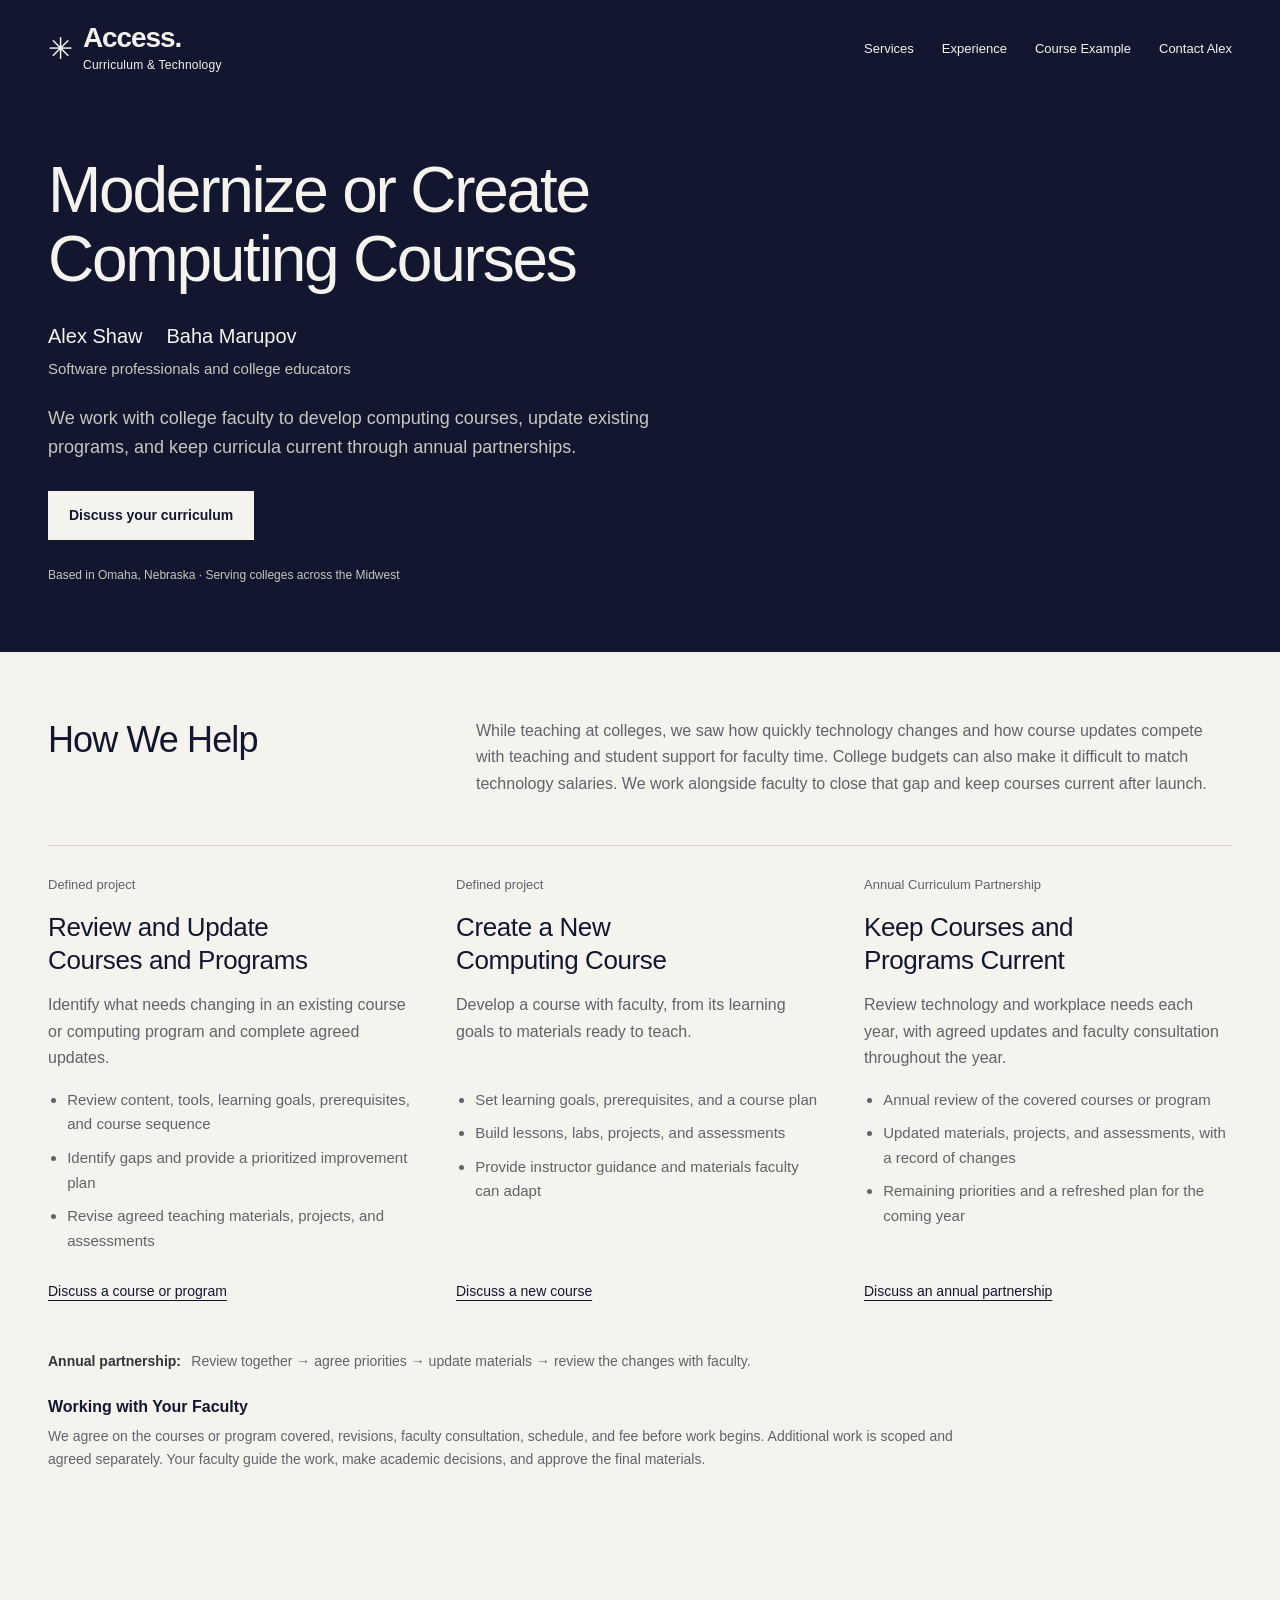
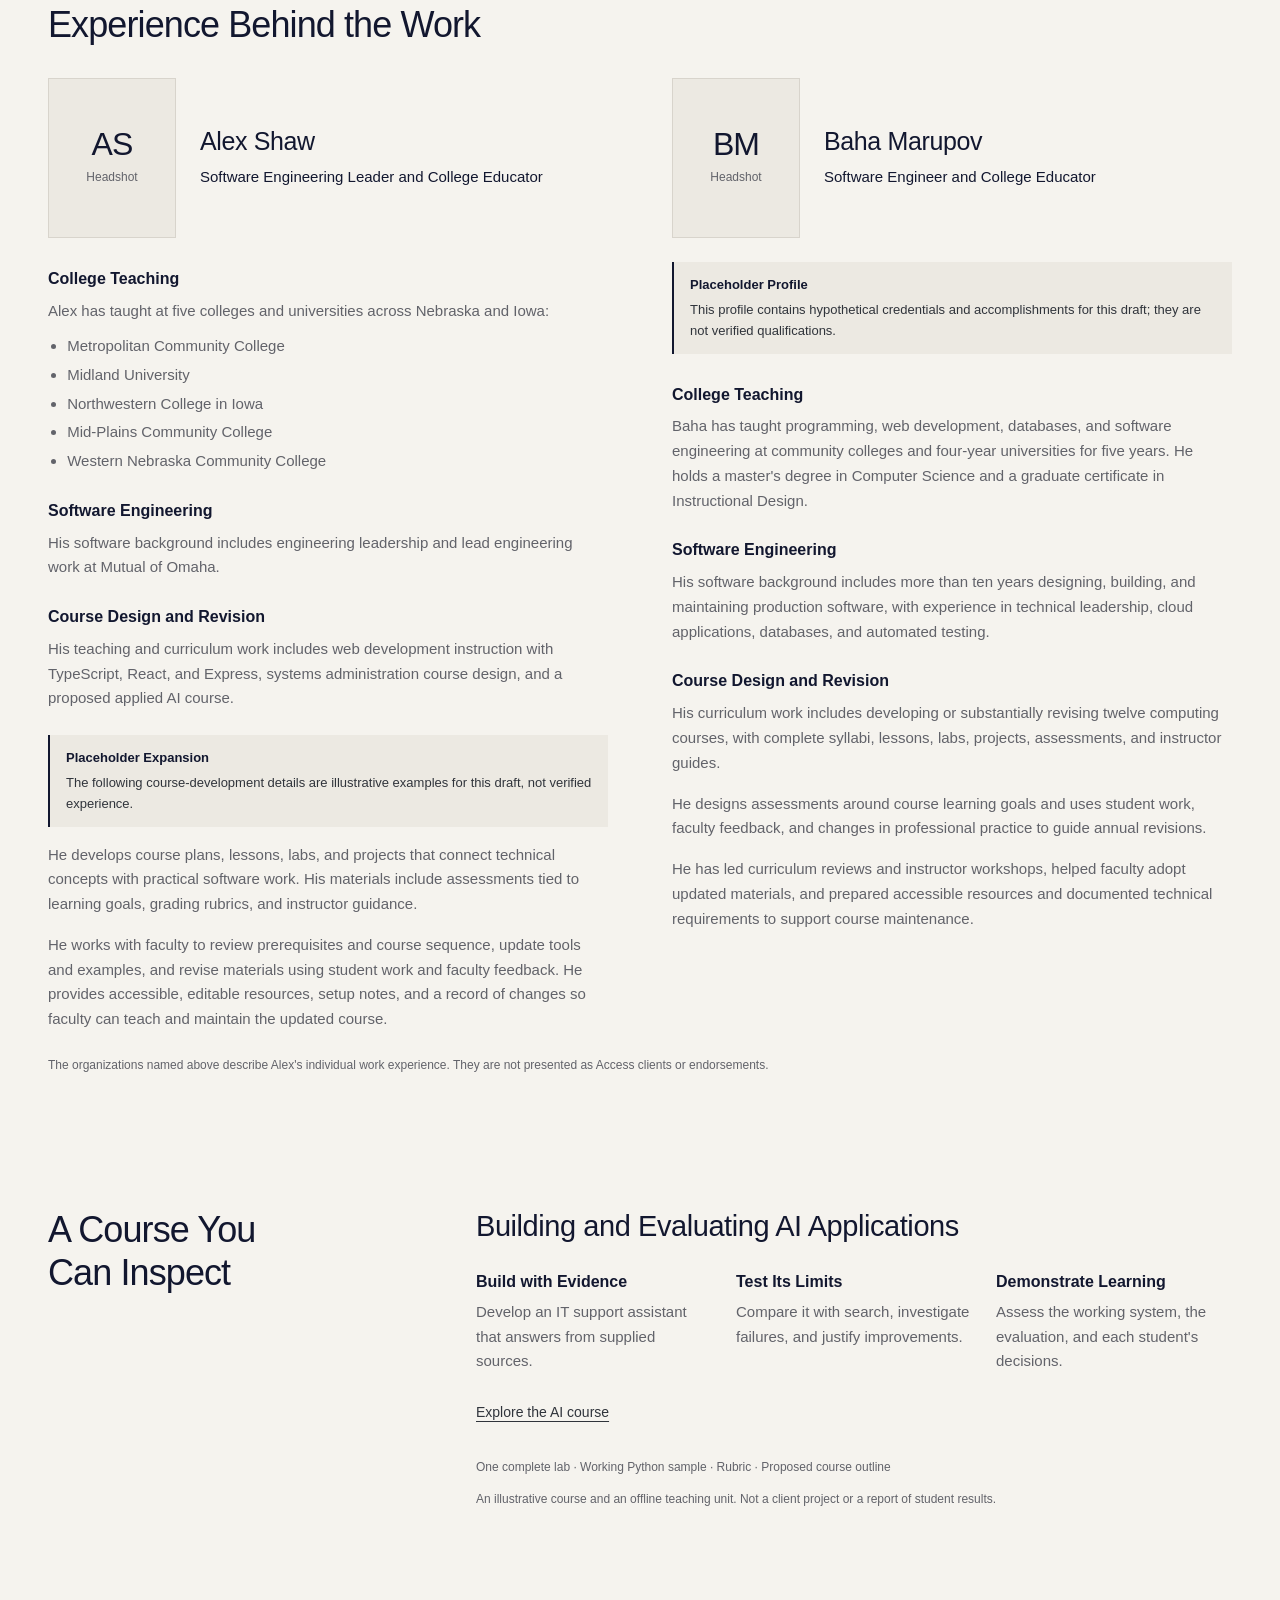
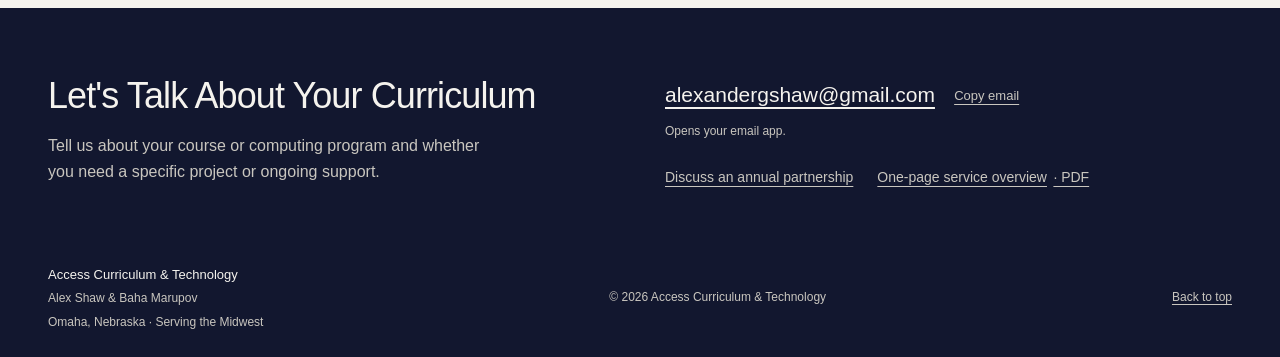
<file: index.html>
<!doctype html>
<html lang="en">
<head>
  <meta charset="utf-8">
  <meta name="viewport" content="width=device-width, initial-scale=1">
  <title>Computing Courses &amp; Curriculum Support | Access Curriculum &amp; Technology</title>
  <meta name="description" content="Alex Shaw and Baha Marupov help colleges review and update computing courses and programs, create new courses, and keep curricula current through annual partnerships.">
  <meta property="og:type" content="website">
  <meta property="og:title" content="Access | Modernize or Create Computing Courses">
  <meta property="og:description" content="Software professionals and college educators Alex Shaw and Baha Marupov offer course and program updates, new course development, and annual curriculum partnerships.">
  <meta name="theme-color" content="#12172f">
  <link rel="icon" href="./favicon.svg" type="image/svg+xml">
  <link rel="stylesheet" href="./styles.css">
  <script src="./script.js" defer></script>
</head>
<body>
  <a class="skip-link" href="#main">Skip to content</a>
  <header class="site-header">
    <div class="container header-inner">
      <a class="wordmark" href="#top" aria-label="Access Curriculum &amp; Technology home"><span class="brand-symbol" aria-hidden="true">✳</span><span><span class="wordmark-name">Access<span class="wordmark-dot">.</span></span><span class="wordmark-description">Curriculum &amp; Technology</span></span></a>
      <nav aria-label="Main navigation">
        <a href="#services">Services</a>
        <a href="#experience">Experience</a>
        <a href="#course-example">Course Example</a>
        <a class="nav-contact" href="#contact">Contact Alex</a>
      </nav>
    </div>
  </header>
  <main id="main" tabindex="-1">
    <section class="hero" id="top" aria-labelledby="hero-heading">
      <div class="container">
        <div class="hero-copy">
          <h1 id="hero-heading">Modernize or Create<br>Computing Courses</h1>
          <div class="credentials" aria-label="Meet Alex Shaw and Baha Marupov">
            <p class="founder-names"><span>Alex Shaw</span><span>Baha Marupov</span></p>
            <p>Software professionals and college educators</p>
          </div>
          <p class="hero-intro">We work with college faculty to develop computing courses, update existing programs, and keep curricula current through annual partnerships.</p>
          <div class="actions">
            <a class="button button-on-dark" href="#contact">Discuss your curriculum</a>
          </div>
          <p class="hero-location">Based in Omaha, Nebraska · Serving colleges across the Midwest</p>
        </div>
      </div>
    </section>

    <section class="section services" id="services" aria-labelledby="services-heading">
      <div class="container">
        <div class="section-heading services-intro">
          <h2 id="services-heading">How We Help</h2>
          <div class="origin-story">
            <p>While teaching at colleges, we saw how quickly technology changes and how course updates compete with teaching and student support for faculty time. College budgets can also make it difficult to match technology salaries. We work alongside faculty to close that gap and keep courses current after launch.</p>
          </div>
        </div>
        <div class="course-services">
          <article class="course-service">
            <p class="service-kind">Defined project</p>
            <h3>Review and Update Courses and Programs</h3>
            <p>Identify what needs changing in an existing course or computing program and complete agreed updates.</p>
            <ul><li>Review content, tools, learning goals, prerequisites, and course sequence</li><li>Identify gaps and provide a prioritized improvement plan</li><li>Revise agreed teaching materials, projects, and assessments</li></ul>
            <a class="text-link" href="mailto:alexandergshaw@gmail.com?subject=Computing%20course%20or%20program%20review">Discuss a course or program</a>
          </article>
          <article class="course-service">
            <p class="service-kind">Defined project</p>
            <h3>Create a New Computing Course</h3>
            <p>Develop a course with faculty, from its learning goals to materials ready to teach.</p>
            <ul><li>Set learning goals, prerequisites, and a course plan</li><li>Build lessons, labs, projects, and assessments</li><li>Provide instructor guidance and materials faculty can adapt</li></ul>
            <a class="text-link" href="mailto:alexandergshaw@gmail.com?subject=Create%20a%20computing%20course">Discuss a new course</a>
          </article>
          <article class="course-service">
            <p class="service-kind">Annual Curriculum Partnership</p>
            <h3>Keep Courses and Programs Current</h3>
            <p>Review technology and workplace needs each year, with agreed updates and faculty consultation throughout the year.</p>
            <ul><li>Annual review of the covered courses or program</li><li>Updated materials, projects, and assessments, with a record of changes</li><li>Remaining priorities and a refreshed plan for the coming year</li></ul>
            <a class="text-link" href="mailto:alexandergshaw@gmail.com?subject=Annual%20Curriculum%20Partnership">Discuss an annual partnership</a>
          </article>
        </div>
        <p class="review-cycle"><strong>Annual partnership:</strong> Review together → agree priorities → update materials → review the changes with faculty.</p>
        <div class="working-together"><h3>Working with Your Faculty</h3><p>We agree on the courses or program covered, revisions, faculty consultation, schedule, and fee before work begins. Additional work is scoped and agreed separately. Your faculty guide the work, make academic decisions, and approve the final materials.</p></div>
      </div>
    </section>

    <section class="section experience" id="experience" aria-labelledby="experience-heading">
      <div class="container">
        <div class="section-heading"><h2 id="experience-heading">Experience Behind the Work</h2></div>
        <div class="experience-columns">
          <article class="profile" aria-labelledby="alex-name">
            <div class="profile-header">
              <div class="profile-photo">
                <span class="profile-photo-placeholder" aria-hidden="true"><span class="profile-initials">AS</span><span class="profile-photo-label">Headshot</span></span>
              </div>
              <div><h3 id="alex-name">Alex Shaw</h3><p class="profile-role">Software Engineering Leader and College Educator</p></div>
            </div>
            <dl class="profile-facts">
              <div>
                <dt>College Teaching</dt>
                <dd>Alex has taught at five colleges and universities across Nebraska and Iowa:
                  <ul class="institution-list"><li>Metropolitan Community College</li><li>Midland University</li><li>Northwestern College in Iowa</li><li>Mid-Plains Community College</li><li>Western Nebraska Community College</li></ul>
                </dd>
              </div>
              <div>
                <dt>Software Engineering</dt>
                <dd>His software background includes engineering leadership and lead engineering work at Mutual of Omaha.</dd>
              </div>
              <div id="alex-course-design">
                <dt>Course Design and Revision</dt>
                <dd>
                  <p>His teaching and curriculum work includes web development instruction with TypeScript, React, and Express, systems administration course design, and a proposed applied AI course.</p>
                  <p class="profile-placeholder" id="alex-course-placeholder"><strong>Placeholder Expansion</strong> The following course-development details are illustrative examples for this draft, not verified experience.</p>
                  <p>He develops course plans, lessons, labs, and projects that connect technical concepts with practical software work. His materials include assessments tied to learning goals, grading rubrics, and instructor guidance.</p>
                  <p>He works with faculty to review prerequisites and course sequence, update tools and examples, and revise materials using student work and faculty feedback. He provides accessible, editable resources, setup notes, and a record of changes so faculty can teach and maintain the updated course.</p>
                </dd>
              </div>
            </dl>
          </article>
          <article class="profile" aria-labelledby="baha-name" aria-describedby="baha-placeholder">
            <div class="profile-header">
              <div class="profile-photo">
                <span class="profile-photo-placeholder" aria-hidden="true"><span class="profile-initials">BM</span><span class="profile-photo-label">Headshot</span></span>
              </div>
              <div><h3 id="baha-name">Baha Marupov</h3><p class="profile-role">Software Engineer and College Educator</p></div>
            </div>
            <p class="profile-placeholder" id="baha-placeholder"><strong>Placeholder Profile</strong> This profile contains hypothetical credentials and accomplishments for this draft; they are not verified qualifications.</p>
            <dl class="profile-facts">
              <div>
                <dt>College Teaching</dt>
                <dd>Baha has taught programming, web development, databases, and software engineering at community colleges and four-year universities for five years. He holds a master's degree in Computer Science and a graduate certificate in Instructional Design.</dd>
              </div>
              <div>
                <dt>Software Engineering</dt>
                <dd>His software background includes more than ten years designing, building, and maintaining production software, with experience in technical leadership, cloud applications, databases, and automated testing.</dd>
              </div>
              <div>
                <dt>Course Design and Revision</dt>
                <dd>
                  <p>His curriculum work includes developing or substantially revising twelve computing courses, with complete syllabi, lessons, labs, projects, assessments, and instructor guides.</p>
                  <p>He designs assessments around course learning goals and uses student work, faculty feedback, and changes in professional practice to guide annual revisions.</p>
                  <p>He has led curriculum reviews and instructor workshops, helped faculty adopt updated materials, and prepared accessible resources and documented technical requirements to support course maintenance.</p>
                </dd>
              </div>
            </dl>
          </article>
        </div>
        <p class="experience-note">The organizations named above describe Alex's individual work experience. They are not presented as Access clients or endorsements.</p>
      </div>
    </section>

    <section class="section course-example" id="course-example" aria-labelledby="example-heading">
      <div class="container course-feature">
        <h2 id="example-heading">A Course You Can Inspect</h2>
        <div>
          <h3 class="example-title">Building and Evaluating AI Applications</h3>
          <ol class="example-steps"><li><h3>Build with Evidence</h3><p>Develop an IT support assistant that answers from supplied sources.</p></li><li><h3>Test Its Limits</h3><p>Compare it with search, investigate failures, and justify improvements.</p></li><li><h3>Demonstrate Learning</h3><p>Assess the working system, the evaluation, and each student's decisions.</p></li></ol>
          <a class="text-link" href="./ai-course-example.html">Explore the AI course</a>
          <div class="example-notes"><p>One complete lab · Working Python sample · Rubric · Proposed course outline</p><p>An illustrative course and an offline teaching unit. Not a client project or a report of student results.</p></div>
        </div>
      </div>
    </section>

    <section class="section contact" id="contact" aria-labelledby="contact-heading">
      <div class="container contact-grid">
        <div><h2 id="contact-heading">Let's Talk About Your Curriculum</h2><p>Tell us about your course or computing program and whether you need a specific project or ongoing support.</p></div>
        <div class="contact-details"><div class="contact-email"><a class="email-address" href="mailto:alexandergshaw@gmail.com?subject=Computing%20curriculum%20support">alexandergshaw@gmail.com</a><button class="copy-email" type="button" hidden>Copy email</button></div><p class="email-help">Opens your email app.</p><p class="copy-status" role="status" aria-live="polite"></p><div class="contact-links"><a class="partnership-contact text-link" href="mailto:alexandergshaw@gmail.com?subject=Annual%20Curriculum%20Partnership">Discuss an annual partnership</a><a class="brief-download" href="./output/pdf/access-capabilities.pdf" download>One-page service overview <span>· PDF</span></a></div></div>
      </div>
    </section>
  </main>
  <footer class="site-footer"><div class="container footer-inner"><div><p class="footer-brand">Access Curriculum &amp; Technology</p><p>Alex Shaw &amp; Baha Marupov</p><p>Omaha, Nebraska · Serving the Midwest</p></div><p>© 2026 Access Curriculum &amp; Technology</p><a href="#top">Back to top</a></div></footer>
</body>
</html>
</file>
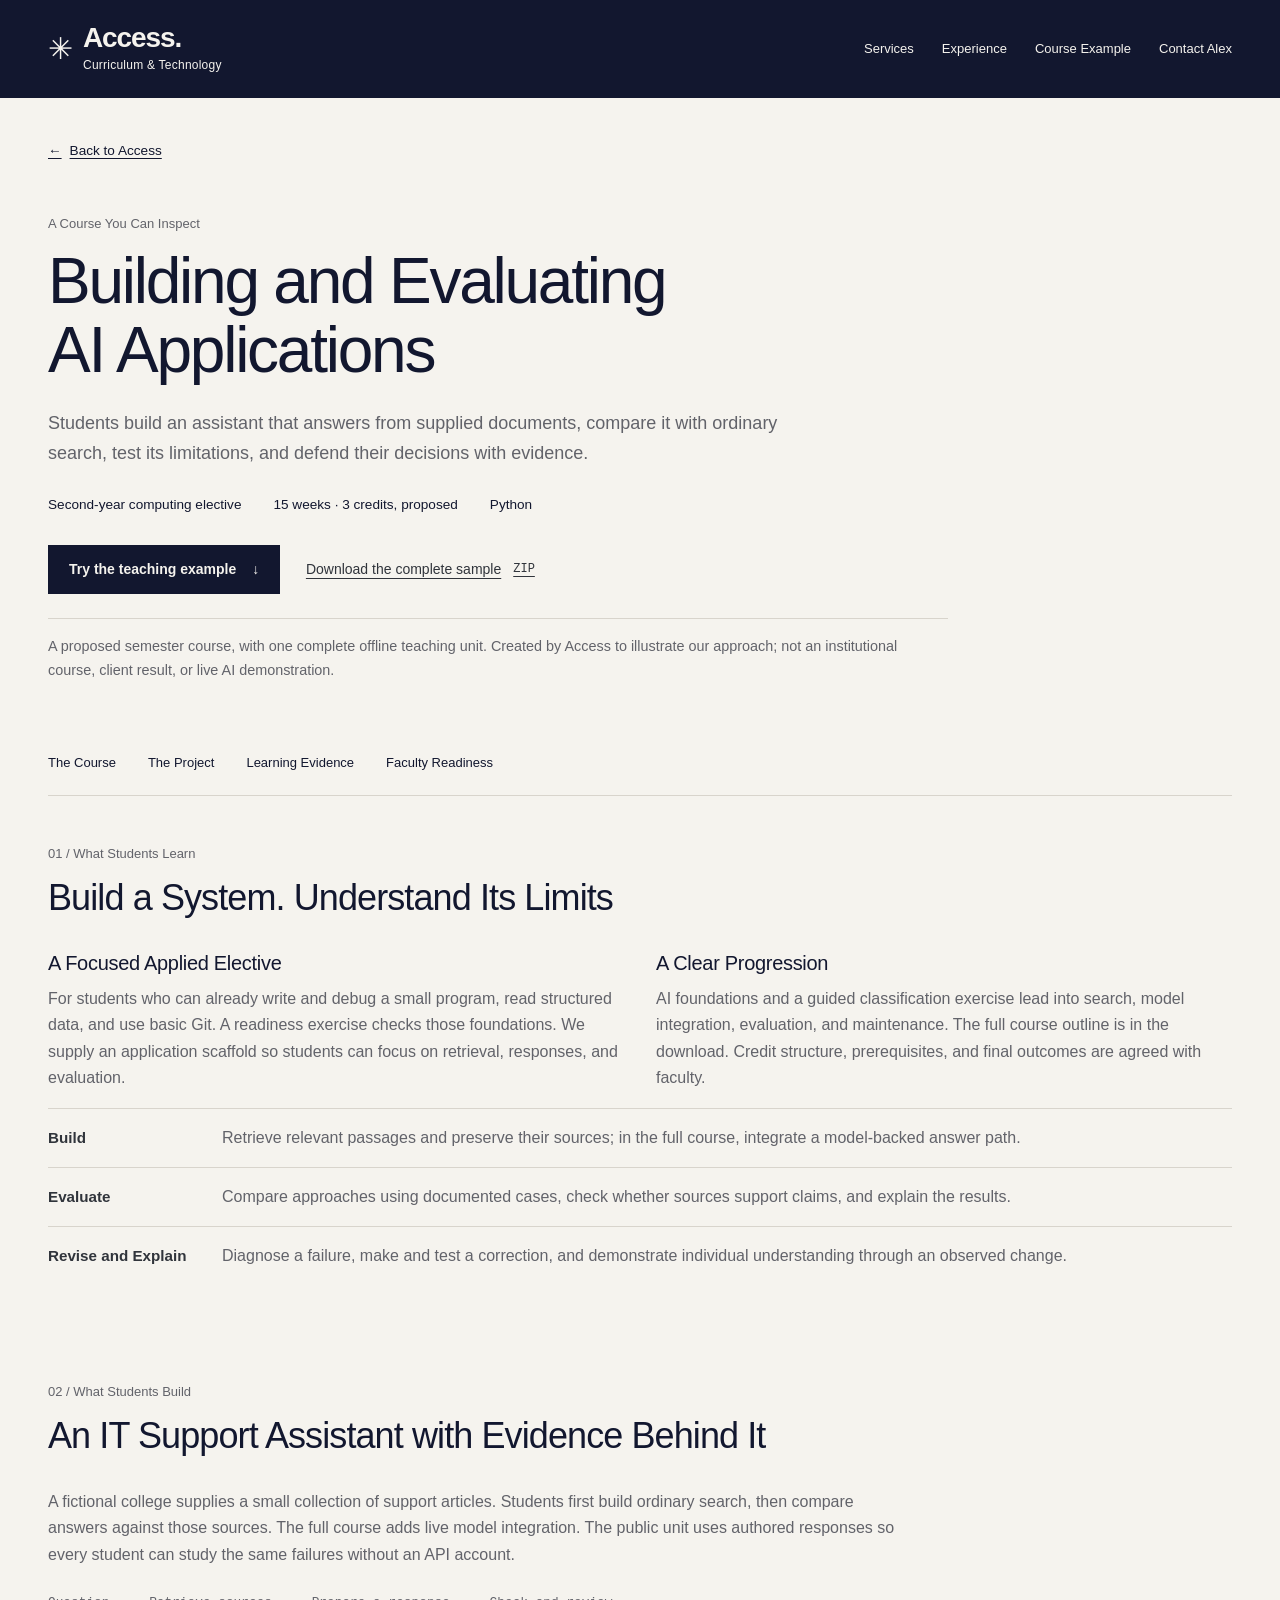
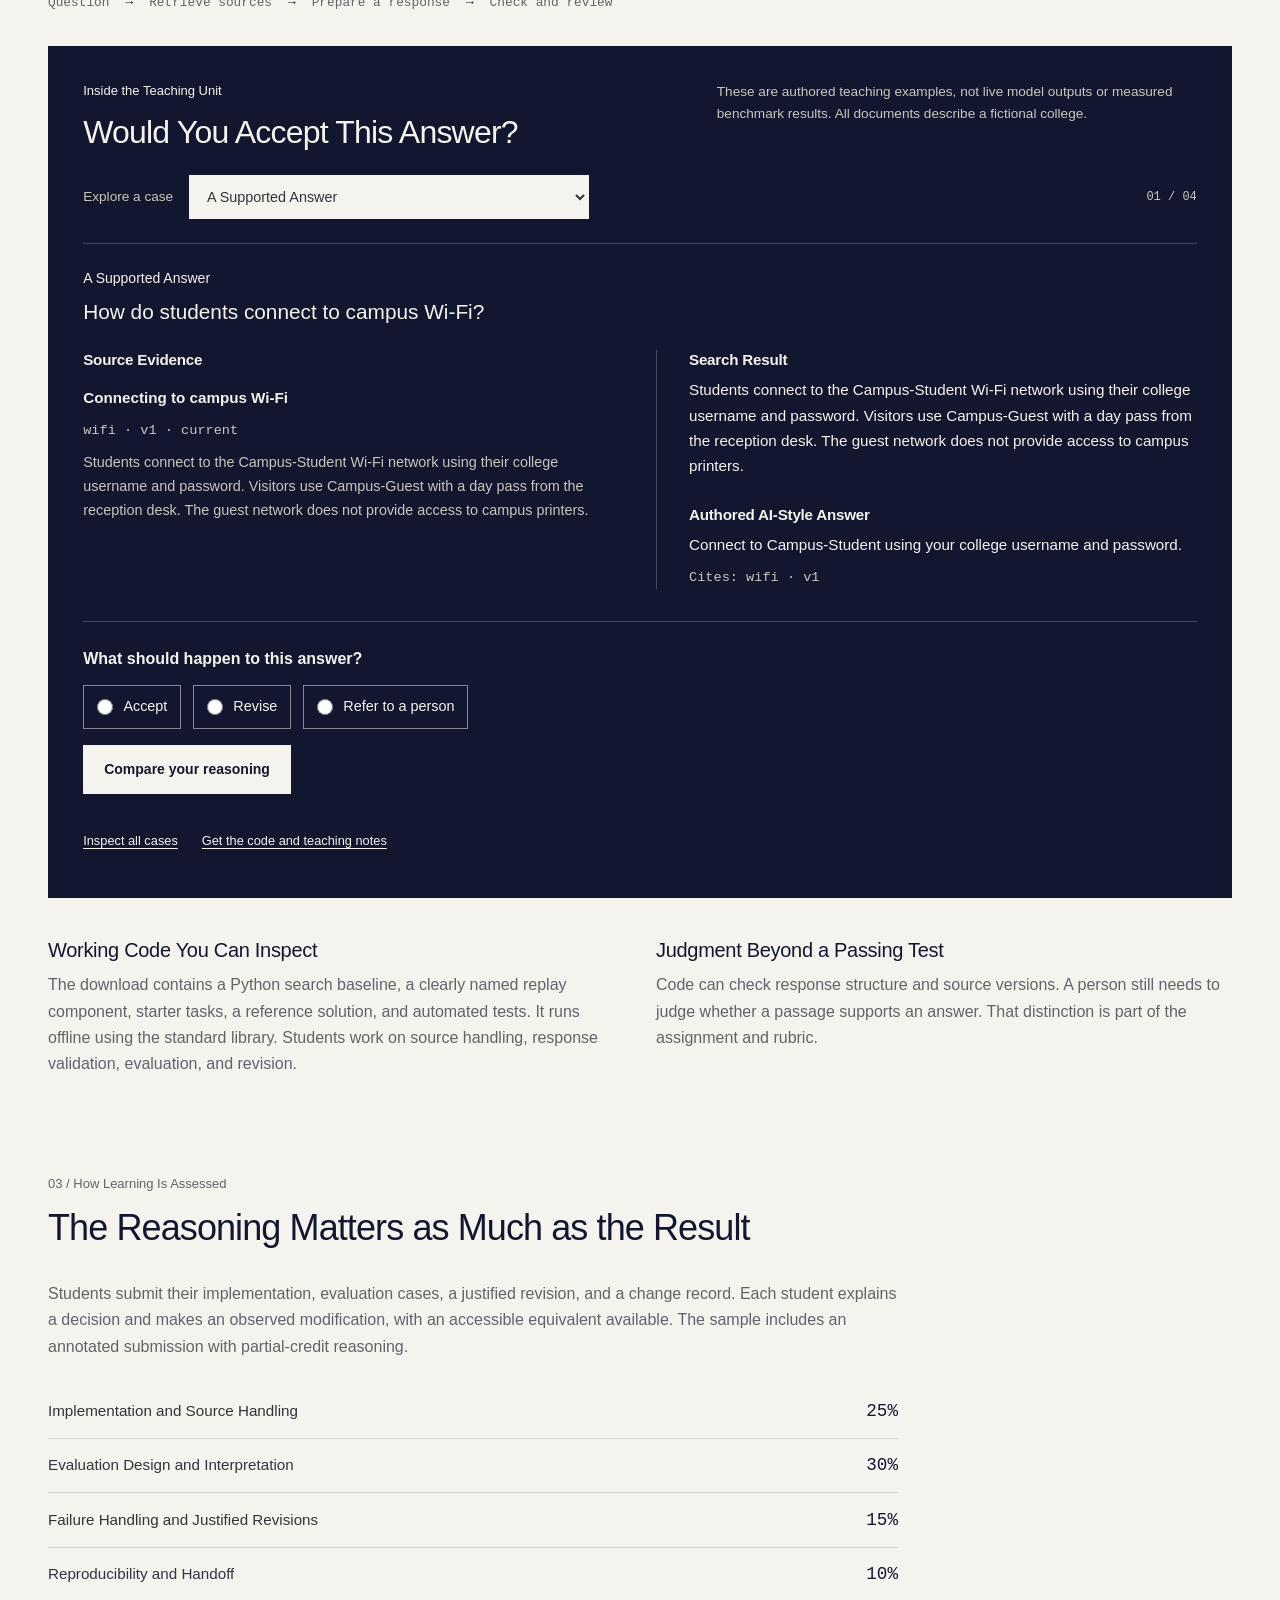
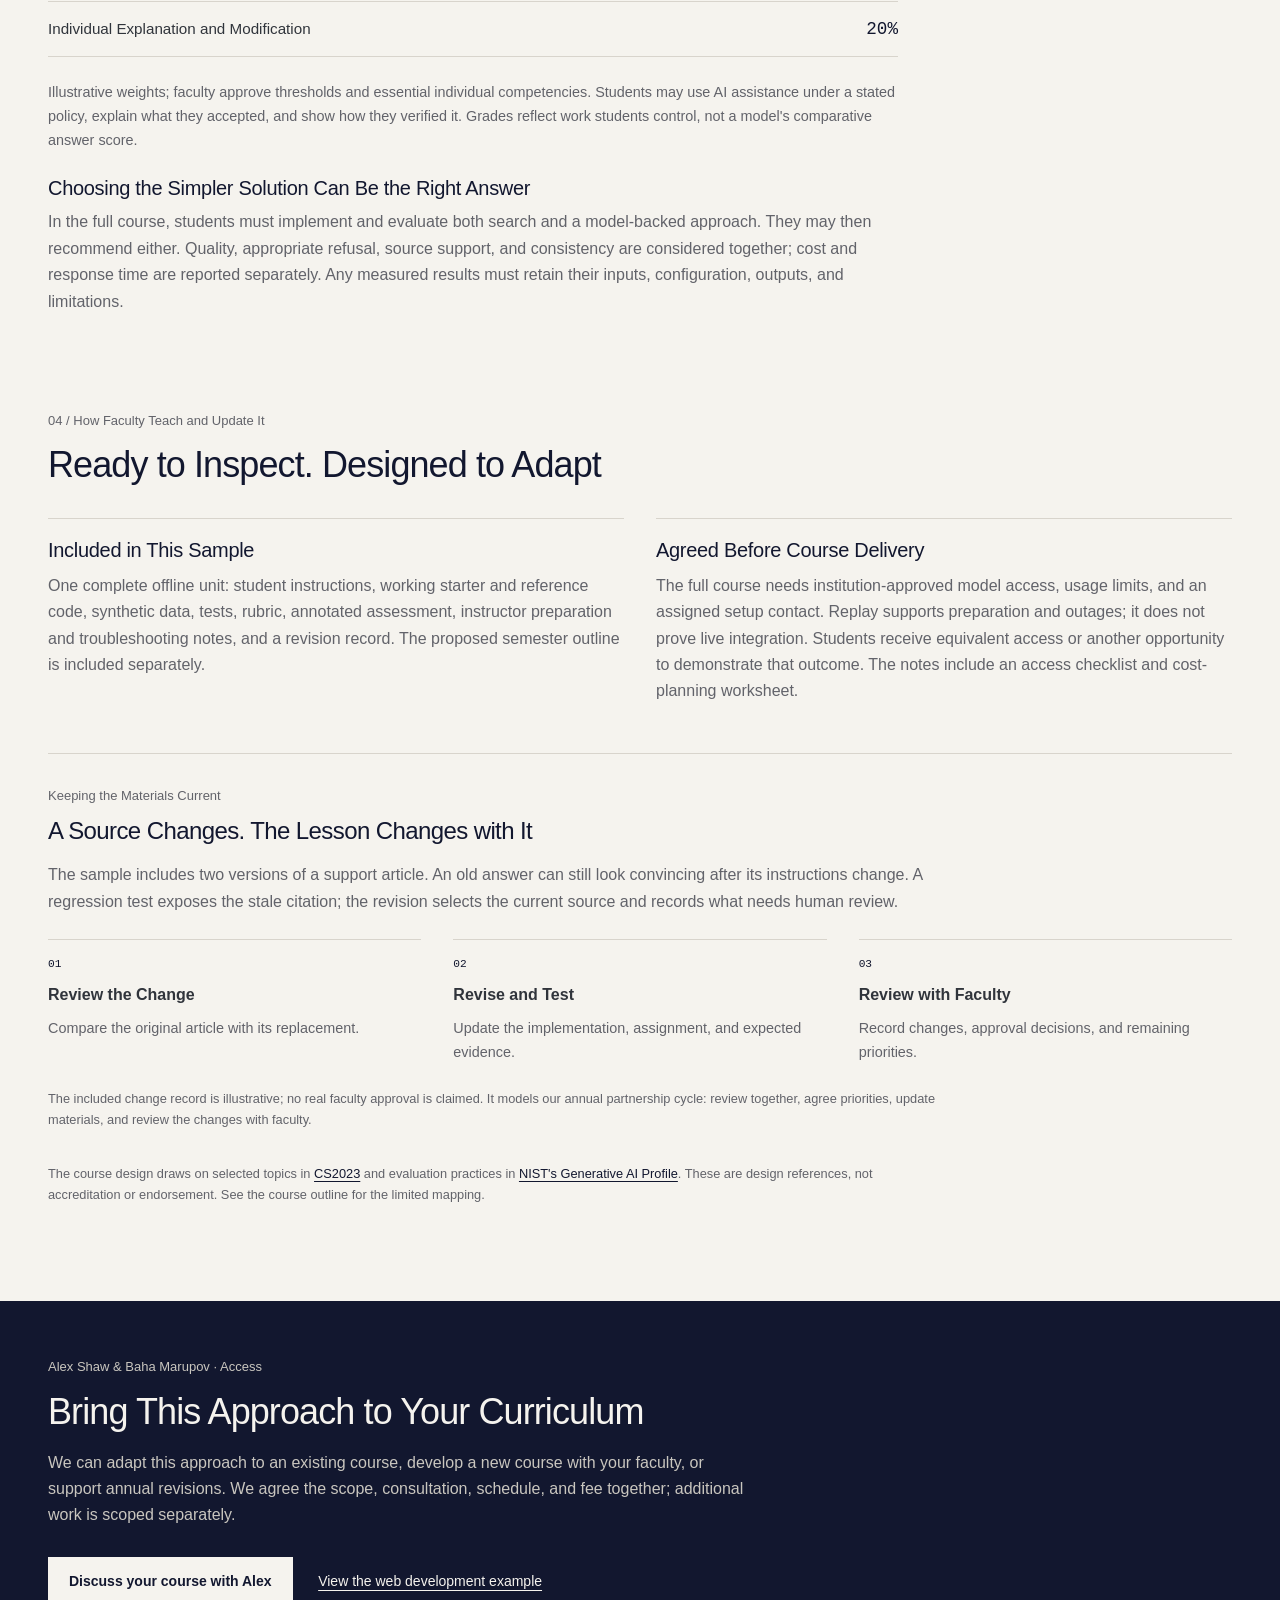
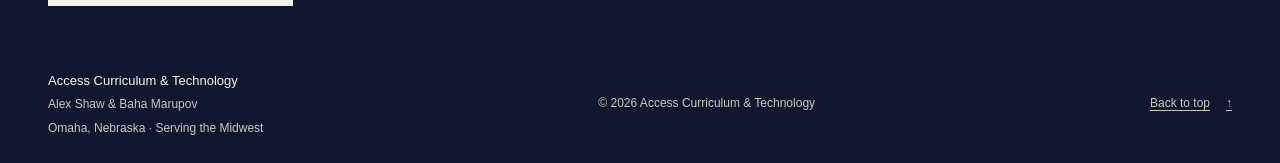
<file: ai-course-example.html>
<!doctype html>
<html lang="en">
<head>
  <meta charset="utf-8">
  <meta name="viewport" content="width=device-width, initial-scale=1">
  <title>Building and Evaluating AI Applications | Access Course Example</title>
  <meta name="description" content="Inspect a proposed AI course and a complete offline teaching unit: working Python code, source evaluation, tests, a rubric, and faculty revision notes from Access.">
  <meta property="og:type" content="website">
  <meta property="og:title" content="Building and Evaluating AI Applications | Access">
  <meta property="og:description" content="What students build, how faculty assess it, and how teaching materials stay current. Explore one complete offline sample and a proposed semester course.">
  <meta name="theme-color" content="#12172F">
  <link rel="icon" href="./favicon.svg" type="image/svg+xml">
  <link rel="stylesheet" href="./styles.css">
  <link rel="stylesheet" href="./sample.css">
  <link rel="stylesheet" href="./ai-example.css">
  <script src="./script.js" defer></script>
  <script src="./ai-example.js" defer></script>
</head>
<body class="ai-page">
  <a class="skip-link" href="#main">Skip to content</a>
  <header class="site-header">
    <div class="container header-inner">
      <a class="wordmark" href="./index.html" aria-label="Access Curriculum &amp; Technology home"><span class="brand-symbol" aria-hidden="true">✳</span><span><span class="wordmark-name">Access<span class="wordmark-dot">.</span></span><span class="wordmark-description">Curriculum &amp; Technology</span></span></a>
      <nav aria-label="Main navigation"><a href="./index.html#services">Services</a><a href="./index.html#experience">Experience</a><a href="./index.html#course-example" aria-current="page">Course Example</a><a class="nav-contact" href="./index.html#contact">Contact Alex</a></nav>
    </div>
  </header>
  <main id="main" tabindex="-1">
    <section class="sample-hero ai-hero" aria-labelledby="course-heading">
      <div class="container">
        <a class="back-link" href="./index.html#course-example"><span aria-hidden="true">←</span> Back to Access</a>
        <p class="eyebrow">A Course You Can Inspect</p>
        <h1 id="course-heading">Building and Evaluating AI Applications</h1>
        <p class="sample-lead">Students build an assistant that answers from supplied documents, compare it with ordinary search, test its limitations, and defend their decisions with evidence.</p>
        <ul class="course-facts" aria-label="Proposed course format"><li>Second-year computing elective</li><li>15 weeks · 3 credits, proposed</li><li>Python</li></ul>
        <div class="actions"><a class="button" href="#project">Try the teaching example <span aria-hidden="true">↓</span></a><a class="text-link" href="./downloads/applied-ai-sample.zip" download>Download the complete sample <span class="file-type">ZIP</span></a></div>
        <p class="sample-notice">A proposed semester course, with one complete offline teaching unit. Created by Access to illustrate our approach; not an institutional course, client result, or live AI demonstration.</p>
      </div>
    </section>
    <div class="container sample-document">
      <nav class="sample-contents" aria-label="On this page"><a href="#course">The Course</a><a href="#project">The Project</a><a href="#evidence">Learning Evidence</a><a href="#faculty">Faculty Readiness</a></nav>

      <section class="document-section" id="course" aria-labelledby="learning-heading">
        <div class="document-heading"><p class="eyebrow">01 / What Students Learn</p><h2 id="learning-heading">Build a System. Understand Its Limits</h2></div>
        <div class="brief-grid"><div><h3>A Focused Applied Elective</h3><p>For students who can already write and debug a small program, read structured data, and use basic Git. A readiness exercise checks those foundations. We supply an application scaffold so students can focus on retrieval, responses, and evaluation.</p></div><div><h3>A Clear Progression</h3><p>AI foundations and a guided classification exercise lead into search, model integration, evaluation, and maintenance. The full course outline is in the download. Credit structure, prerequisites, and final outcomes are agreed with faculty.</p></div></div>
        <dl class="outcome-list">
          <div><dt>Build</dt><dd>Retrieve relevant passages and preserve their sources; in the full course, integrate a model-backed answer path.</dd></div>
          <div><dt>Evaluate</dt><dd>Compare approaches using documented cases, check whether sources support claims, and explain the results.</dd></div>
          <div><dt>Revise and Explain</dt><dd>Diagnose a failure, make and test a correction, and demonstrate individual understanding through an observed change.</dd></div>
        </dl>
      </section>

      <section class="document-section" id="project" aria-labelledby="project-heading">
        <div class="document-heading"><p class="eyebrow">02 / What Students Build</p><h2 id="project-heading">An IT Support Assistant with Evidence Behind It</h2></div>
        <p>A fictional college supplies a small collection of support articles. Students first build ordinary search, then compare answers against those sources. The full course adds live model integration. The public unit uses authored responses so every student can study the same failures without an API account.</p>
        <p class="system-path">Question <span aria-hidden="true">→</span> Retrieve sources <span aria-hidden="true">→</span> Prepare a response <span aria-hidden="true">→</span> Check and review</p>
        <section class="answer-lab" id="answer-lab" aria-labelledby="lab-heading">
          <div class="lab-heading"><div><p class="eyebrow">Inside the Teaching Unit</p><h3 id="lab-heading">Would You Accept This Answer?</h3></div><p>These are authored teaching examples, not live model outputs or measured benchmark results. All documents describe a fictional college.</p></div>
          <div class="lab-controls" hidden><label for="case-select">Explore a case</label><select id="case-select"></select><span class="case-count" id="case-count"></span></div>
          <!-- START STATIC CASE: generated from teaching-sample/data/cases.json -->
          <div class="case-question"><h4 id="case-title">A Supported Answer</h4><p id="case-question">How do students connect to campus Wi-Fi?</p></div>
          <div class="lab-grid"><div><h3>Source Evidence</h3><div class="source-list" id="case-sources"><article><h4>Connecting to campus Wi-Fi</h4><p class="source-meta">wifi · v1 · current</p><p>Students connect to the Campus-Student Wi-Fi network using their college username and password. Visitors use Campus-Guest with a day pass from the reception desk. The guest network does not provide access to campus printers.</p></article></div></div><div class="lab-responses"><article><h3>Search Result</h3><p id="baseline-answer">Students connect to the Campus-Student Wi-Fi network using their college username and password. Visitors use Campus-Guest with a day pass from the reception desk. The guest network does not provide access to campus printers.</p></article><article><h3>Authored AI-Style Answer</h3><p id="model-answer">Connect to Campus-Student using your college username and password.</p><p class="source-meta" id="answer-citations">Cites: wifi · v1</p></article></div></div>
          <div class="lab-fallback" id="lab-fallback"><h4 id="fallback-decision">Instructor Judgment: Accept</h4><p id="fallback-explanation">The current article directly supports both the network name and the sign-in instructions. Accept this answer for the stated question; it makes no claim about troubleshooting or account eligibility. A small wording revision is acceptable if it preserves the meaning. Referring this ordinary, supported question to a person needs an additional reason.</p></div>
          <!-- END STATIC CASE -->
          <div class="lab-form" id="decision-controls" hidden><fieldset><legend>What should happen to this answer?</legend><div class="decision-choices"><label><input type="radio" name="decision" value="accept">Accept</label><label><input type="radio" name="decision" value="revise">Revise</label><label><input type="radio" name="decision" value="refer">Refer to a person</label></div></fieldset><button class="button button-on-dark" id="review-decision" type="button">Compare your reasoning</button></div>
          <div class="case-feedback" id="case-feedback" hidden><h4 id="feedback-title"></h4><p id="feedback-choice"></p><p id="feedback-explanation"></p><p id="feedback-alternative"></p><p class="feedback-mapping"><strong>Assessment:</strong> <span id="feedback-rubric"></span></p><p class="feedback-mapping"><strong>Engineering response:</strong> <span id="feedback-change"></span></p></div>
          <p class="visually-hidden" role="status" aria-live="polite" id="lab-status"></p>
          <div class="lab-footer"><a href="./teaching-sample/data/cases.json" download>Inspect all cases</a><a href="./downloads/applied-ai-sample.zip" download>Get the code and teaching notes</a></div>
        </section>
        <div class="brief-grid"><div><h3>Working Code You Can Inspect</h3><p>The download contains a Python search baseline, a clearly named replay component, starter tasks, a reference solution, and automated tests. It runs offline using the standard library. Students work on source handling, response validation, evaluation, and revision.</p></div><div><h3>Judgment Beyond a Passing Test</h3><p>Code can check response structure and source versions. A person still needs to judge whether a passage supports an answer. That distinction is part of the assignment and rubric.</p></div></div>
      </section>

      <section class="document-section" id="evidence" aria-labelledby="evidence-heading">
        <div class="document-heading"><p class="eyebrow">03 / How Learning Is Assessed</p><h2 id="evidence-heading">The Reasoning Matters as Much as the Result</h2></div>
        <p>Students submit their implementation, evaluation cases, a justified revision, and a change record. Each student explains a decision and makes an observed modification, with an accessible equivalent available. The sample includes an annotated submission with partial-credit reasoning.</p>
        <dl class="assessment-weights"><div><dt>Implementation and Source Handling</dt><dd>25%</dd></div><div><dt>Evaluation Design and Interpretation</dt><dd>30%</dd></div><div><dt>Failure Handling and Justified Revisions</dt><dd>15%</dd></div><div><dt>Reproducibility and Handoff</dt><dd>10%</dd></div><div><dt>Individual Explanation and Modification</dt><dd>20%</dd></div></dl>
        <p class="scoring-note">Illustrative weights; faculty approve thresholds and essential individual competencies. Students may use AI assistance under a stated policy, explain what they accepted, and show how they verified it. Grades reflect work students control, not a model's comparative answer score.</p>
        <div class="design-note"><h3>Choosing the Simpler Solution Can Be the Right Answer</h3><p>In the full course, students must implement and evaluate both search and a model-backed approach. They may then recommend either. Quality, appropriate refusal, source support, and consistency are considered together; cost and response time are reported separately. Any measured results must retain their inputs, configuration, outputs, and limitations.</p></div>
      </section>

      <section class="document-section" id="faculty" aria-labelledby="faculty-heading">
        <div class="document-heading"><p class="eyebrow">04 / How Faculty Teach and Update It</p><h2 id="faculty-heading">Ready to Inspect. Designed to Adapt</h2></div>
        <div class="faculty-grid"><div><h3>Included in This Sample</h3><p>One complete offline unit: student instructions, working starter and reference code, synthetic data, tests, rubric, annotated assessment, instructor preparation and troubleshooting notes, and a revision record. The proposed semester outline is included separately.</p></div><div><h3>Agreed Before Course Delivery</h3><p>The full course needs institution-approved model access, usage limits, and an assigned setup contact. Replay supports preparation and outages; it does not prove live integration. Students receive equivalent access or another opportunity to demonstrate that outcome. The notes include an access checklist and cost-planning worksheet.</p></div></div>
        <div class="revision-example"><p class="eyebrow">Keeping the Materials Current</p><h3>A Source Changes. The Lesson Changes with It</h3><p>The sample includes two versions of a support article. An old answer can still look convincing after its instructions change. A regression test exposes the stale citation; the revision selects the current source and records what needs human review.</p><ol class="revision-steps"><li><span>01</span><strong>Review the Change</strong><p>Compare the original article with its replacement.</p></li><li><span>02</span><strong>Revise and Test</strong><p>Update the implementation, assignment, and expected evidence.</p></li><li><span>03</span><strong>Review with Faculty</strong><p>Record changes, approval decisions, and remaining priorities.</p></li></ol><p class="revision-note">The included change record is illustrative; no real faculty approval is claimed. It models our annual partnership cycle: review together, agree priorities, update materials, and review the changes with faculty.</p></div>
        <p class="reference-note">The course design draws on selected topics in <a href="https://csed.acm.org/final-report/">CS2023</a> and evaluation practices in <a href="https://www.nist.gov/publications/artificial-intelligence-risk-management-framework-generative-artificial-intelligence">NIST's Generative AI Profile</a>. These are design references, not accreditation or endorsement. See the course outline for the limited mapping.</p>
      </section>
    </div>
    <section class="sample-next" aria-labelledby="next-heading"><div class="container"><p class="eyebrow">Alex Shaw &amp; Baha Marupov · Access</p><h2 id="next-heading">Bring This Approach to Your Curriculum</h2><p>We can adapt this approach to an existing course, develop a new course with your faculty, or support annual revisions. We agree the scope, consultation, schedule, and fee together; additional work is scoped separately.</p><div class="actions"><a class="button" href="mailto:alexandergshaw@gmail.com?subject=AI%20course%20development%20or%20revision">Discuss your course with Alex</a><a class="text-link" href="./curriculum-sample.html">View the web development example</a></div></div></section>
  </main>
  <footer class="site-footer"><div class="container footer-inner"><div><p class="footer-brand">Access Curriculum &amp; Technology</p><p>Alex Shaw &amp; Baha Marupov</p><p>Omaha, Nebraska · Serving the Midwest</p></div><p>© 2026 Access Curriculum &amp; Technology</p><a href="#main">Back to top <span aria-hidden="true">↑</span></a></div></footer>
</body>
</html>
</file>
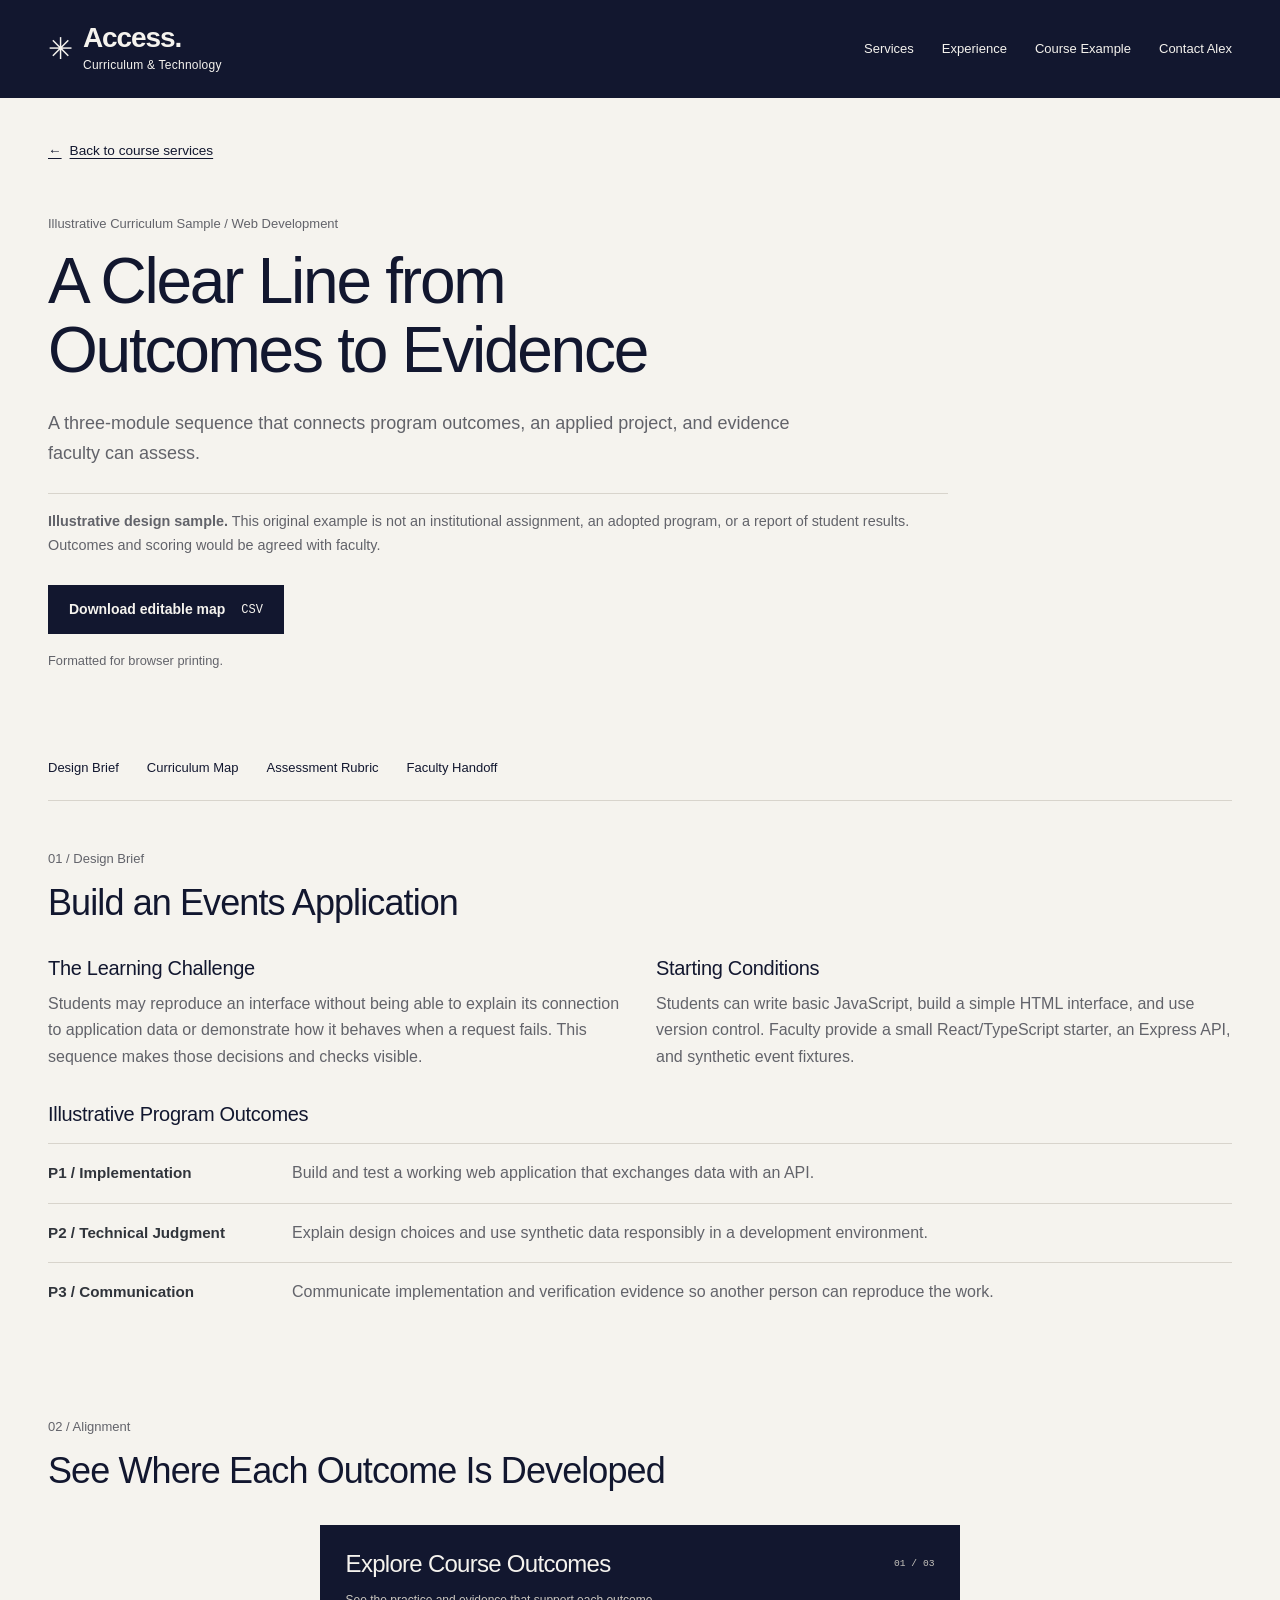
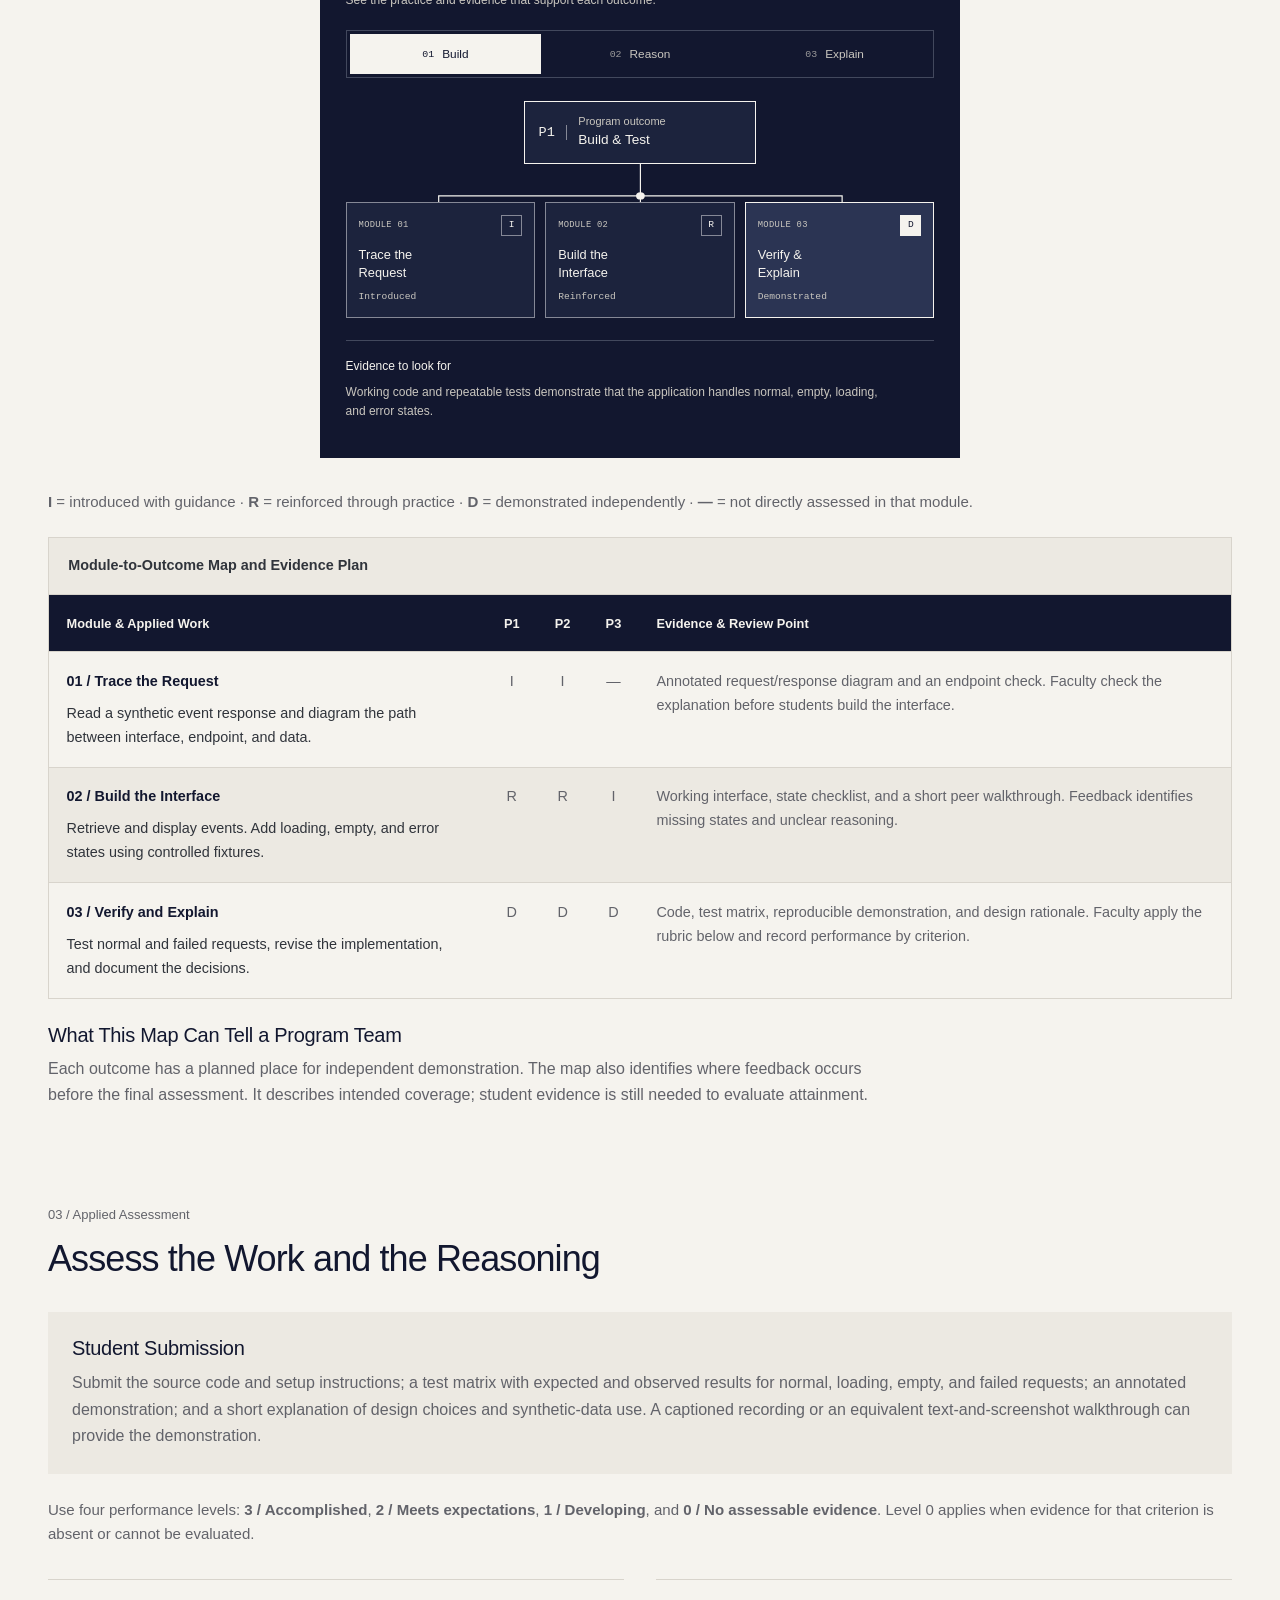
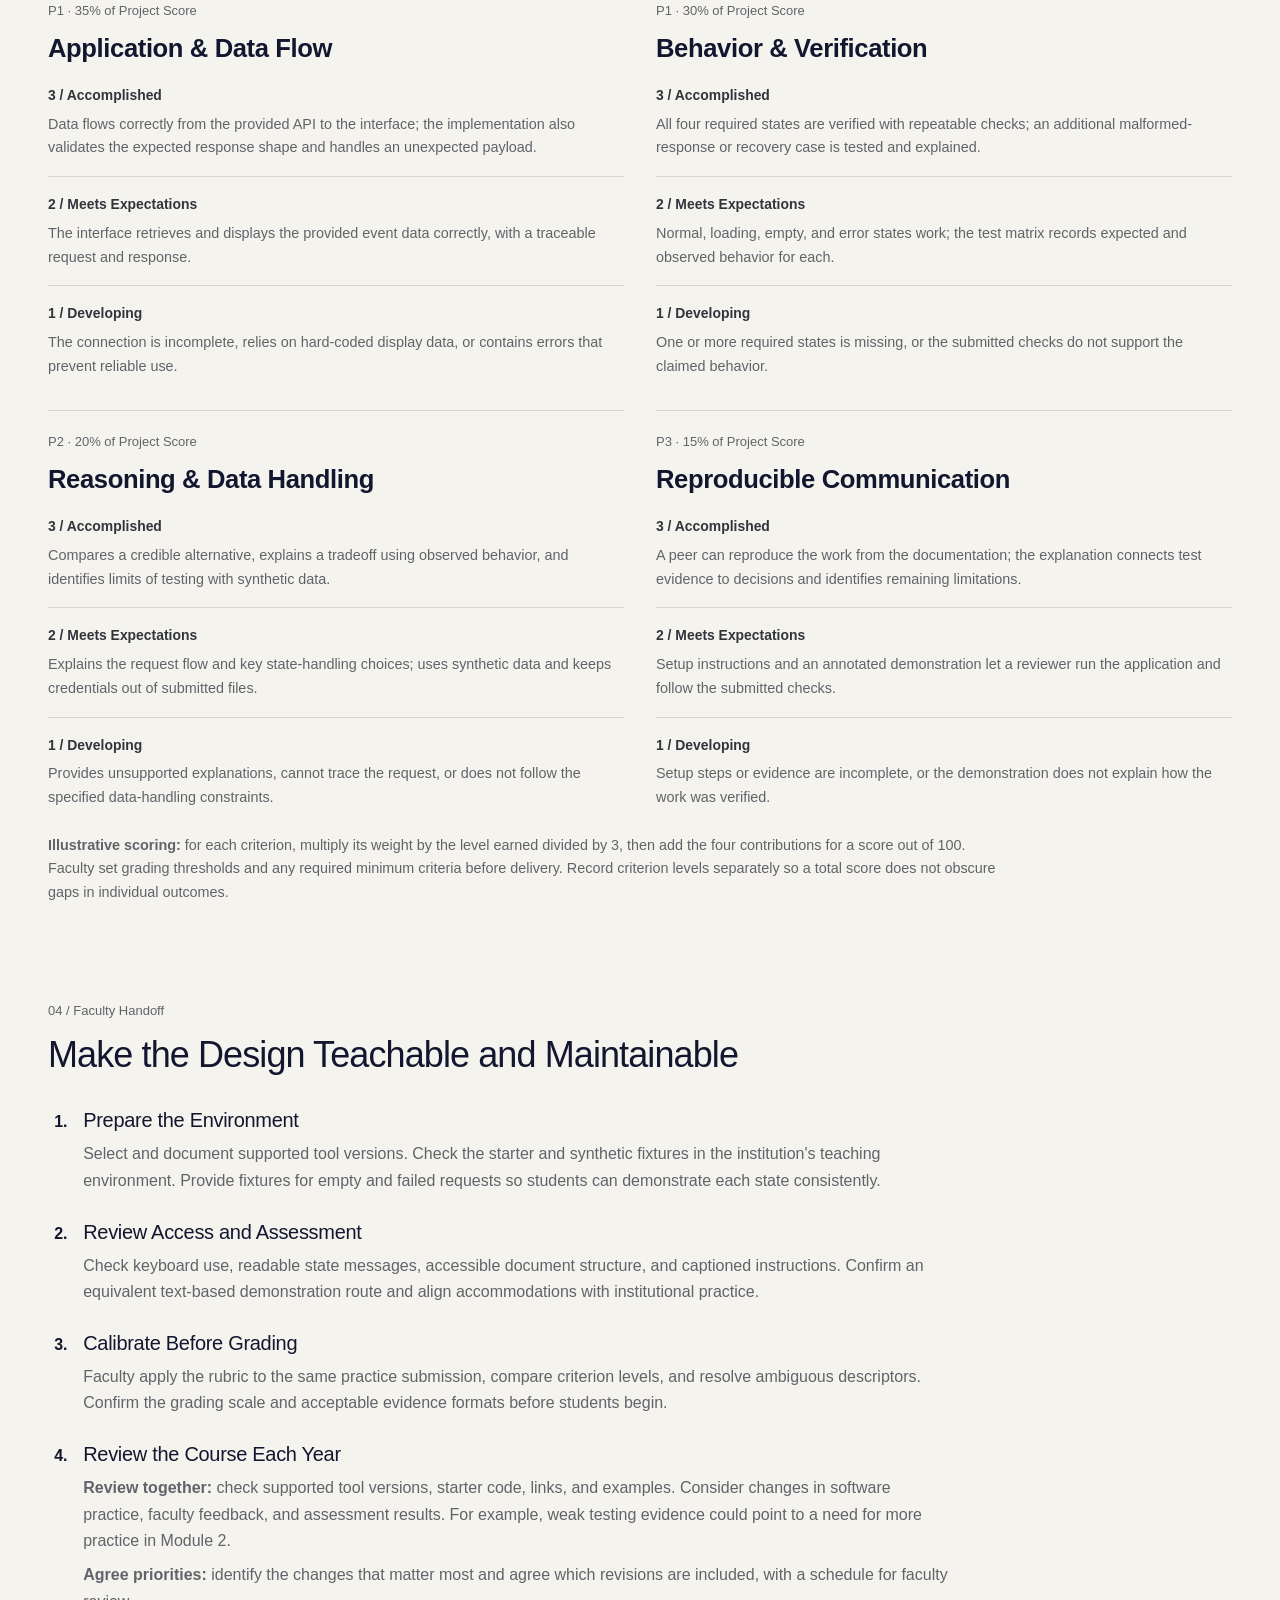
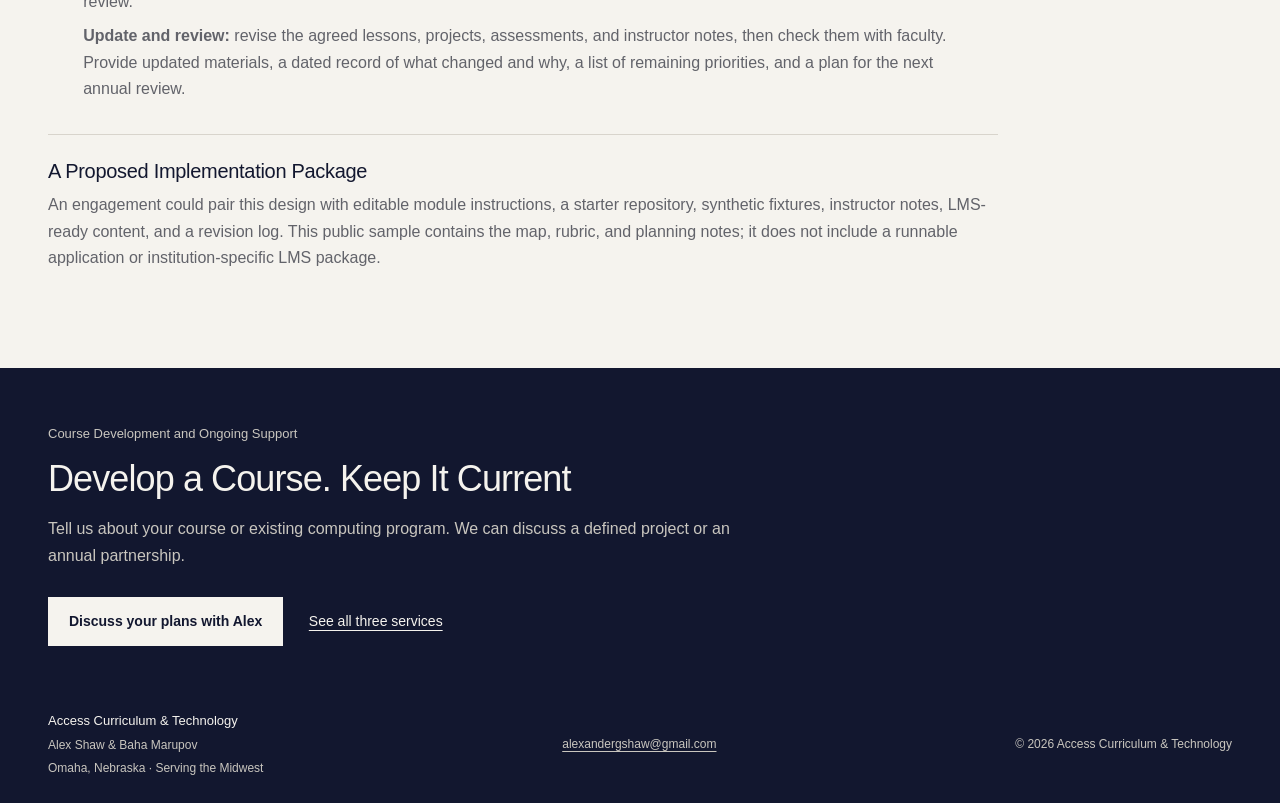
<file: curriculum-sample.html>
<!doctype html>
<html lang="en">
<head>
  <meta charset="utf-8">
  <meta name="viewport" content="width=device-width, initial-scale=1">
  <title>Illustrative Curriculum Sample | Access Curriculum &amp; Technology</title>
  <meta name="description" content="Explore Access's web development course example, with a curriculum map, assessment rubric, instructor guidance, and an illustrative annual review to keep it current.">
  <meta name="theme-color" content="#12172F">
  <link rel="icon" href="./favicon.svg" type="image/svg+xml">
  <link rel="stylesheet" href="./styles.css">
  <link rel="stylesheet" href="./sample.css">
  <script src="./script.js" defer></script>
</head>
<body>
  <a class="skip-link" href="#main">Skip to content</a>
  <header class="site-header">
    <div class="container header-inner">
      <a class="wordmark" href="./index.html" aria-label="Access Curriculum &amp; Technology home">
        <span class="brand-symbol" aria-hidden="true">✳</span><span><span class="wordmark-name">Access<span class="wordmark-dot" aria-hidden="true">.</span></span><span class="wordmark-description">Curriculum &amp; Technology</span></span>
      </a>
      <nav aria-label="Main navigation">
        <a href="./index.html#services">Services</a>
        <a href="./index.html#experience">Experience</a>
        <a href="./index.html#course-example">Course Example</a>
        <a class="nav-contact" href="./index.html#contact">Contact Alex</a>
      </nav>
    </div>
  </header>
  <main id="main" tabindex="-1">
    <section class="sample-hero container" aria-labelledby="sample-heading">
      <a class="back-link" href="./index.html#course-example"><span aria-hidden="true">←</span> Back to course services</a>
      <p class="eyebrow">Illustrative Curriculum Sample / Web Development</p>
      <h1 id="sample-heading">A Clear Line from Outcomes to Evidence</h1>
      <p class="sample-lead">A three-module sequence that connects program outcomes, an applied project, and evidence faculty can assess.</p>
      <p class="sample-notice"><strong>Illustrative design sample.</strong> This original example is not an institutional assignment, an adopted program, or a report of student results. Outcomes and scoring would be agreed with faculty.</p>
      <div class="actions">
        <a class="button" href="./downloads/illustrative-curriculum-map.csv" download>Download editable map <span class="file-type">CSV</span></a>
      </div>
      <p class="print-hint">Formatted for browser printing.</p>
    </section>

    <div class="container sample-document">
      <nav class="sample-contents" aria-label="Sample contents">
        <a href="#design-brief">Design Brief</a><a href="#curriculum-map">Curriculum Map</a><a href="#rubric">Assessment Rubric</a><a href="#faculty-handoff">Faculty Handoff</a>
      </nav>

      <section class="document-section" id="design-brief" aria-labelledby="brief-heading">
        <div class="document-heading"><p class="eyebrow">01 / Design Brief</p><h2 id="brief-heading">Build an Events Application</h2></div>
        <div class="brief-grid">
          <div><h3>The Learning Challenge</h3><p>Students may reproduce an interface without being able to explain its connection to application data or demonstrate how it behaves when a request fails. This sequence makes those decisions and checks visible.</p></div>
          <div><h3>Starting Conditions</h3><p>Students can write basic JavaScript, build a simple HTML interface, and use version control. Faculty provide a small React/TypeScript starter, an Express API, and synthetic event fixtures.</p></div>
        </div>
        <h3 class="subheading">Illustrative Program Outcomes</h3>
        <dl class="outcome-list">
          <div><dt>P1 / Implementation</dt><dd>Build and test a working web application that exchanges data with an API.</dd></div>
          <div><dt>P2 / Technical Judgment</dt><dd>Explain design choices and use synthetic data responsibly in a development environment.</dd></div>
          <div><dt>P3 / Communication</dt><dd>Communicate implementation and verification evidence so another person can reproduce the work.</dd></div>
        </dl>
      </section>

      <section class="document-section" id="curriculum-map" aria-labelledby="map-heading">
        <div class="document-heading"><p class="eyebrow">02 / Alignment</p><h2 id="map-heading">See Where Each Outcome Is Developed</h2></div>
        <div class="sample-explorer">
        <div class="curriculum-explorer" data-outcome="implementation" aria-labelledby="explorer-heading">
          <div class="explorer-title"><h3 id="explorer-heading">Explore Course Outcomes</h3><span class="panel-edition">01 / 03</span></div>
          <p class="explorer-instruction">See the practice and evidence that support each outcome.</p>
          <fieldset class="outcome-controls" hidden>
            <legend class="visually-hidden">Choose an illustrative program outcome</legend>
            <label><input type="radio" name="outcome" value="implementation" checked><span><span class="tab-number">01</span> Build</span></label>
            <label><input type="radio" name="outcome" value="judgment"><span><span class="tab-number">02</span> Reason</span></label>
            <label><input type="radio" name="outcome" value="communication"><span><span class="tab-number">03</span> Explain</span></label>
          </fieldset>
          <div class="alignment-visual" aria-label="Selected outcome and module progression">
            <svg class="connection-lines" viewBox="0 0 540 240" preserveAspectRatio="none" aria-hidden="true"><path class="connection-spine" d="M270 62V105"/><path class="connection-path" data-connection="0" d="M270 105H85V185"/><path class="connection-path" data-connection="1" d="M270 105V185"/><path class="connection-path" data-connection="2" d="M270 105H455V185"/><circle cx="270" cy="105" r="4"/></svg>
            <div class="outcome-node"><span class="outcome-code" id="outcome-code">P1</span><span><span class="node-kicker">Program outcome</span><strong id="outcome-title">Build &amp; Test</strong></span></div>
            <ol class="module-nodes">
              <li class="module-node" data-module="0" data-level="I"><span class="module-top"><span>MODULE 01</span><span class="level-badge" aria-label="Introduced">I</span></span><strong>Trace the<br>Request</strong><span class="level-name">Introduced</span></li>
              <li class="module-node" data-module="1" data-level="R"><span class="module-top"><span>MODULE 02</span><span class="level-badge" aria-label="Reinforced">R</span></span><strong>Build the<br>Interface</strong><span class="level-name">Reinforced</span></li>
              <li class="module-node" data-module="2" data-level="D"><span class="module-top"><span>MODULE 03</span><span class="level-badge" aria-label="Demonstrated">D</span></span><strong>Verify &amp;<br>Explain</strong><span class="level-name">Demonstrated</span></li>
            </ol>
          </div>
          <div class="evidence-readout" aria-live="polite" aria-atomic="true"><span class="readout-label">Evidence to look for</span><p id="outcome-evidence">Working code and repeatable tests demonstrate that the application handles normal, empty, loading, and error states.</p></div>
        </div>
        </div>
        <p id="map-key"><strong>I</strong> = introduced with guidance · <strong>R</strong> = reinforced through practice · <strong>D</strong> = demonstrated independently · <strong>—</strong> = not directly assessed in that module.</p>
        <p class="table-hint" id="map-scroll">On a narrow screen, scroll the table horizontally. Keyboard users can focus the table region and use the arrow keys.</p>
        <div class="table-scroll" role="region" aria-label="Curriculum alignment table" aria-describedby="map-key map-scroll" tabindex="0">
          <table class="map-table">
            <caption>Module-to-Outcome Map and Evidence Plan</caption>
            <thead><tr><th scope="col">Module &amp; Applied Work</th><th scope="col">P1</th><th scope="col">P2</th><th scope="col">P3</th><th scope="col">Evidence &amp; Review Point</th></tr></thead>
            <tbody>
              <tr><th scope="row"><span class="module-label">01 / Trace the Request</span>Read a synthetic event response and diagram the path between interface, endpoint, and data.</th><td>I</td><td>I</td><td>—</td><td>Annotated request/response diagram and an endpoint check. Faculty check the explanation before students build the interface.</td></tr>
              <tr><th scope="row"><span class="module-label">02 / Build the Interface</span>Retrieve and display events. Add loading, empty, and error states using controlled fixtures.</th><td>R</td><td>R</td><td>I</td><td>Working interface, state checklist, and a short peer walkthrough. Feedback identifies missing states and unclear reasoning.</td></tr>
              <tr><th scope="row"><span class="module-label">03 / Verify and Explain</span>Test normal and failed requests, revise the implementation, and document the decisions.</th><td>D</td><td>D</td><td>D</td><td>Code, test matrix, reproducible demonstration, and design rationale. Faculty apply the rubric below and record performance by criterion.</td></tr>
            </tbody>
          </table>
        </div>
        <aside class="design-note"><h3>What This Map Can Tell a Program Team</h3><p>Each outcome has a planned place for independent demonstration. The map also identifies where feedback occurs before the final assessment. It describes intended coverage; student evidence is still needed to evaluate attainment.</p></aside>
      </section>

      <section class="document-section" id="rubric" aria-labelledby="rubric-heading">
        <div class="document-heading"><p class="eyebrow">03 / Applied Assessment</p><h2 id="rubric-heading">Assess the Work and the Reasoning</h2></div>
        <div class="submission-box"><h3>Student Submission</h3><p>Submit the source code and setup instructions; a test matrix with expected and observed results for normal, loading, empty, and failed requests; an annotated demonstration; and a short explanation of design choices and synthetic-data use. A captioned recording or an equivalent text-and-screenshot walkthrough can provide the demonstration.</p></div>
        <p class="rubric-intro">Use four performance levels: <strong>3 / Accomplished</strong>, <strong>2 / Meets expectations</strong>, <strong>1 / Developing</strong>, and <strong>0 / No assessable evidence</strong>. Level 0 applies when evidence for that criterion is absent or cannot be evaluated.</p>
        <div class="rubric-grid">
          <article class="rubric-card"><p class="eyebrow">P1 · 35% of Project Score</p><h3>Application &amp; Data Flow</h3><dl>
            <div><dt>3 / Accomplished</dt><dd>Data flows correctly from the provided API to the interface; the implementation also validates the expected response shape and handles an unexpected payload.</dd></div>
            <div><dt>2 / Meets Expectations</dt><dd>The interface retrieves and displays the provided event data correctly, with a traceable request and response.</dd></div>
            <div><dt>1 / Developing</dt><dd>The connection is incomplete, relies on hard-coded display data, or contains errors that prevent reliable use.</dd></div>
          </dl></article>
          <article class="rubric-card"><p class="eyebrow">P1 · 30% of Project Score</p><h3>Behavior &amp; Verification</h3><dl>
            <div><dt>3 / Accomplished</dt><dd>All four required states are verified with repeatable checks; an additional malformed-response or recovery case is tested and explained.</dd></div>
            <div><dt>2 / Meets Expectations</dt><dd>Normal, loading, empty, and error states work; the test matrix records expected and observed behavior for each.</dd></div>
            <div><dt>1 / Developing</dt><dd>One or more required states is missing, or the submitted checks do not support the claimed behavior.</dd></div>
          </dl></article>
          <article class="rubric-card"><p class="eyebrow">P2 · 20% of Project Score</p><h3>Reasoning &amp; Data Handling</h3><dl>
            <div><dt>3 / Accomplished</dt><dd>Compares a credible alternative, explains a tradeoff using observed behavior, and identifies limits of testing with synthetic data.</dd></div>
            <div><dt>2 / Meets Expectations</dt><dd>Explains the request flow and key state-handling choices; uses synthetic data and keeps credentials out of submitted files.</dd></div>
            <div><dt>1 / Developing</dt><dd>Provides unsupported explanations, cannot trace the request, or does not follow the specified data-handling constraints.</dd></div>
          </dl></article>
          <article class="rubric-card"><p class="eyebrow">P3 · 15% of Project Score</p><h3>Reproducible Communication</h3><dl>
            <div><dt>3 / Accomplished</dt><dd>A peer can reproduce the work from the documentation; the explanation connects test evidence to decisions and identifies remaining limitations.</dd></div>
            <div><dt>2 / Meets Expectations</dt><dd>Setup instructions and an annotated demonstration let a reviewer run the application and follow the submitted checks.</dd></div>
            <div><dt>1 / Developing</dt><dd>Setup steps or evidence are incomplete, or the demonstration does not explain how the work was verified.</dd></div>
          </dl></article>
        </div>
        <p class="scoring-note"><strong>Illustrative scoring:</strong> for each criterion, multiply its weight by the level earned divided by 3, then add the four contributions for a score out of 100. Faculty set grading thresholds and any required minimum criteria before delivery. Record criterion levels separately so a total score does not obscure gaps in individual outcomes.</p>
      </section>

      <section class="document-section" id="faculty-handoff" aria-labelledby="handoff-heading">
        <div class="document-heading"><p class="eyebrow">04 / Faculty Handoff</p><h2 id="handoff-heading">Make the Design Teachable and Maintainable</h2></div>
        <ol class="handoff-list">
          <li><h3>Prepare the Environment</h3><p>Select and document supported tool versions. Check the starter and synthetic fixtures in the institution's teaching environment. Provide fixtures for empty and failed requests so students can demonstrate each state consistently.</p></li>
          <li><h3>Review Access and Assessment</h3><p>Check keyboard use, readable state messages, accessible document structure, and captioned instructions. Confirm an equivalent text-based demonstration route and align accommodations with institutional practice.</p></li>
          <li><h3>Calibrate Before Grading</h3><p>Faculty apply the rubric to the same practice submission, compare criterion levels, and resolve ambiguous descriptors. Confirm the grading scale and acceptable evidence formats before students begin.</p></li>
          <li><h3>Review the Course Each Year</h3><p><strong>Review together:</strong> check supported tool versions, starter code, links, and examples. Consider changes in software practice, faculty feedback, and assessment results. For example, weak testing evidence could point to a need for more practice in Module 2.</p><p><strong>Agree priorities:</strong> identify the changes that matter most and agree which revisions are included, with a schedule for faculty review.</p><p><strong>Update and review:</strong> revise the agreed lessons, projects, assessments, and instructor notes, then check them with faculty. Provide updated materials, a dated record of what changed and why, a list of remaining priorities, and a plan for the next annual review.</p></li>
        </ol>
        <div class="handoff-package"><h3>A Proposed Implementation Package</h3><p>An engagement could pair this design with editable module instructions, a starter repository, synthetic fixtures, instructor notes, LMS-ready content, and a revision log. This public sample contains the map, rubric, and planning notes; it does not include a runnable application or institution-specific LMS package.</p></div>
      </section>
    </div>

    <section class="sample-next" aria-labelledby="sample-next-heading">
      <div class="container"><p class="eyebrow">Course Development and Ongoing Support</p><h2 id="sample-next-heading">Develop a Course. Keep It Current</h2><p>Tell us about your course or existing computing program. We can discuss a defined project or an annual partnership.</p><div class="actions"><a class="button" href="mailto:alexandergshaw@gmail.com?subject=Computing%20curriculum%20support">Discuss your plans with Alex</a><a class="text-link" href="./index.html#services">See all three services</a></div></div>
    </section>
  </main>
  <footer class="site-footer"><div class="container footer-inner"><div><p class="footer-brand">Access Curriculum &amp; Technology</p><p>Alex Shaw &amp; Baha Marupov</p><p>Omaha, Nebraska · Serving the Midwest</p></div><a href="mailto:alexandergshaw@gmail.com">alexandergshaw@gmail.com</a><p class="copyright">© 2026 Access Curriculum &amp; Technology</p></div></footer>
</body>
</html>
</file>
<file: styles.css>
:root {
  color-scheme: light;
  --paper: #f5f3ee;
  --white: #ffffff;
  --ink: #30343b;
  --muted: #62636a;
  --brand: #12172f;
  --header: var(--brand);
  --line: #d8d4cc;
  --soft: #ece9e2;
  --night: #12172f;
  --raised: #1c233d;
  --selected-surface: #2b3453;
  --accent: var(--paper);
  --on-dark: #c9c6bf;
  --dark-line: #42485d;
  --control-line: #858896;
  --rule-strong: #b8b4ac;
  --action: var(--brand);
  --action-hover: #252e4d;
  --action-text: var(--paper);
  --action-on-dark: var(--paper);
  --action-hover-on-dark: var(--soft);
  --action-text-on-dark: var(--night);
  --focus: var(--night);
  --focus-on-dark: var(--paper);
  --sans: "Segoe UI", -apple-system, BlinkMacSystemFont, Arial, sans-serif;
  --mono: "Cascadia Code", Consolas, monospace;
}
* { box-sizing: border-box; }
html { scroll-padding-top: calc(var(--header-height, 96px) + 1rem); }
body { margin: 0; color: var(--ink); background: var(--paper); font: 1rem/1.65 var(--sans); overflow-wrap: break-word; }
[hidden] { display: none !important; }
::selection { color: var(--paper); background: var(--night); }
a { color: inherit; text-underline-offset: .25em; }
button, input { font: inherit; }
a, button, input { -webkit-tap-highlight-color: transparent; }
:focus-visible { outline: 3px solid var(--focus); outline-offset: 5px; }
h1, h2, h3, p { margin: 0; }
h1, h2, h3 { color: var(--brand); text-wrap: balance; font-weight: 500; }
h1 { font-size: clamp(2.375rem, 5.3vw, 4rem); line-height: 1.08; letter-spacing: -.035em; }
h2 { font-size: clamp(1.875rem, 3vw, 2.25rem); line-height: 1.2; letter-spacing: -.025em; }
h3 { font-size: 1.625rem; line-height: 1.25; letter-spacing: -.015em; }
h1 em, h2 em { color: inherit; font: inherit; }
p + p { margin-top: 1rem; }
ul { padding-left: 1.2rem; margin: 1rem 0 0; }
li + li { margin-top: .55rem; }
svg { display: block; }
.container { width: min(1200px, calc(100% - 6rem)); margin-inline: auto; }
.section { padding-block: 4.125rem; }
.eyebrow { font: 500 .8125rem/1.6 var(--sans); color: var(--muted); margin-bottom: .8rem; }
.visually-hidden { position: absolute; width: 1px; height: 1px; padding: 0; margin: -1px; overflow: hidden; clip-path: inset(50%); white-space: nowrap; border: 0; }
.skip-link { position: fixed; top: .75rem; left: 1rem; padding: .8rem 1.2rem; background: var(--paper); color: var(--night); z-index: 40; transform: translateY(-180%); }
.skip-link:focus { transform: translateY(0); }
.site-header { position: sticky; top: 0; z-index: 15; background: var(--header); color: var(--paper); }
.header-inner { display: flex; align-items: center; justify-content: space-between; gap: 2rem; padding-block: 1.5rem; }
.wordmark { display: inline-flex; align-items: center; gap: .625rem; text-decoration: none; flex-shrink: 0; }
.brand-symbol { font-size: 1.875rem; line-height: 1; }
.wordmark-name { display: block; font-size: 1.75rem; font-weight: 600; line-height: 1; letter-spacing: -.04em; }
.wordmark-description { display: block; margin-top: .3rem; font-size: .75rem; line-height: 1.4; letter-spacing: .02em; }
nav { display: flex; align-items: center; gap: .5rem 1.75rem; flex-wrap: wrap; }
nav a { display: inline-flex; align-items: center; min-height: 44px; text-decoration: none; font-size: .8125rem; }
.site-header nav a { color: var(--paper); }
.site-header nav a:hover, .site-header nav a.is-active { text-decoration: underline; text-decoration-thickness: 1px; }
.site-header :focus-visible, .hero :focus-visible, .contact :focus-visible, .site-footer :focus-visible { outline-color: var(--focus-on-dark); }
.site-header ::selection, .hero ::selection, .contact ::selection, .site-footer ::selection { color: var(--night); background: var(--paper); }
.hero { background: var(--night); color: var(--paper); padding-block: 3.625rem 4.125rem; }
.hero h1 { color: var(--paper); max-width: 850px; }
.hero-intro { margin-top: 1.375rem; font-size: 1.125rem; color: var(--on-dark); max-width: 680px; }
.credentials { margin-top: 1.625rem; }
.founder-names { display: flex; flex-wrap: wrap; gap: .375rem 1.5rem; font-size: 1.25rem; font-weight: 500; }
.credentials p + p { color: var(--on-dark); font-size: .9375rem; margin-top: .25rem; }
.actions { display: flex; align-items: center; flex-wrap: wrap; gap: 1rem 1.6rem; margin-top: 1.75rem; }
.button { display: inline-flex; justify-content: space-between; align-items: center; gap: 1rem; min-height: 48px; padding: .75rem 1.25rem; border: 1px solid var(--action); background: var(--action); color: var(--action-text); text-decoration: none; font-size: .875rem; font-weight: 600; }
.button:hover { background: var(--action-hover); border-color: var(--action-hover); text-decoration: underline; }
.button-on-dark { --action: var(--action-on-dark); --action-hover: var(--action-hover-on-dark); --action-text: var(--action-text-on-dark); }
.text-link { display: inline-flex; gap: .75rem; align-items: center; min-height: 44px; font-size: .875rem; font-weight: 500; text-decoration-thickness: 1px; }
.text-link:hover { text-decoration-thickness: 2px; }
.hero-location { color: var(--on-dark); font-size: .75rem; margin-top: 1.625rem; }
.section-heading { margin-bottom: 2rem; }
.section-heading > p:last-child:not(.eyebrow) { margin-top: 1rem; color: var(--muted); }
.services-intro { display: grid; grid-template-columns: 1fr 2fr; gap: 3.125rem; align-items: start; margin-bottom: 3rem; }
.origin-story { color: var(--muted); max-width: 750px; }
.course-services { display: grid; grid-template-columns: repeat(3, minmax(0, 1fr)); gap: 1rem 2.5rem; border-top: 1px solid var(--line); padding-top: 1.75rem; }
.course-service { display: grid; grid-template-rows: subgrid; grid-row: span 5; align-items: start; min-width: 0; }
.course-service > p { color: var(--muted); }
.course-service > .service-kind { font-size: .8125rem; margin: 0; }
.course-service ul { margin: 0; font-size: .9375rem; color: var(--muted); }
.course-service .text-link { align-self: end; color: var(--brand); }
.review-cycle { margin-top: 2.25rem; font-size: .875rem; color: var(--muted); }
.review-cycle strong { color: var(--ink); font-weight: 600; margin-right: .4rem; }
.working-together { margin-top: 1.5rem; max-width: 940px; }
.working-together h3 { font-size: 1rem; font-weight: 600; letter-spacing: 0; }
.working-together p { color: var(--muted); font-size: .875rem; margin-top: .5rem; }
.experience-columns { display: grid; grid-template-columns: minmax(0, 1fr) minmax(0, 1fr); gap: 4rem; }
.experience-columns h3 { font-size: 1.5625rem; }
.profile-header { display: grid; grid-template-columns: 8rem minmax(0, 1fr); gap: 1.5rem; align-items: center; }
.profile-photo { width: 8rem; aspect-ratio: 4 / 5; display: grid; place-items: center; overflow: hidden; background: var(--soft); border: 1px solid var(--line); }
.profile-photo-placeholder { display: flex; flex-direction: column; align-items: center; gap: .5rem; }
.profile-initials { color: var(--brand); font-size: 2rem; font-weight: 500; line-height: 1; letter-spacing: -.03em; }
.profile-photo-label { color: var(--muted); font-size: .75rem; }
.profile-photo img { display: block; width: 100%; height: 100%; object-fit: cover; object-position: center top; }
.profile-role { color: var(--brand); font-size: .9375rem; margin-top: .5rem; }
.profile-facts { margin: 1.75rem 0 0; }
.profile-facts > div + div { margin-top: 1.5rem; }
.profile-facts dt { color: var(--brand); font-size: 1rem; font-weight: 600; }
.profile-facts dd { color: var(--muted); font-size: .9375rem; margin: .4rem 0 0; }
.institution-list { margin-top: .65rem; }
.institution-list li + li { margin-top: .25rem; }
.profile-placeholder { color: var(--ink); background: var(--soft); border-left: 2px solid var(--brand); padding: .75rem 1rem; margin-top: 1.5rem; font-size: .8125rem; }
.profile-placeholder strong { display: block; color: var(--brand); font-weight: 600; margin-bottom: .2rem; }
.experience-note { font-size: .75rem; color: var(--muted); margin-top: 1.5rem; }
.course-feature { display: grid; grid-template-columns: 1fr 2fr; gap: 3.125rem; }
.example-title { font-size: 1.8125rem; max-width: 560px; }
.example-steps { display: grid; grid-template-columns: repeat(3, minmax(0, 1fr)); gap: 1.5rem; list-style: none; padding: 0; margin: 1.75rem 0 0; }
.example-steps li { margin: 0; }
.example-steps h3 { font-size: 1rem; font-weight: 600; letter-spacing: 0; }
.example-steps p { color: var(--muted); font-size: .9375rem; margin-top: .5rem; }
.course-feature .text-link { margin-top: 1rem; }
.example-notes { margin-top: 1.5rem; font-size: .75rem; color: var(--muted); }
.example-notes p { max-width: 44rem; }
.example-notes p + p { margin-top: .75rem; }
.contact { background: var(--night); color: var(--paper); margin-top: 2rem; padding-bottom: 2rem; }
.contact h2 { color: var(--paper); }
.contact-grid { display: grid; grid-template-columns: 1fr 1fr; gap: 3.125rem; align-items: start; }
.contact-grid > div > p:not(.email-help):not(.copy-status) { color: var(--on-dark); max-width: 440px; margin-top: 1rem; }
.contact-email { display: flex; align-items: center; flex-wrap: wrap; gap: .25rem 1.2rem; }
.email-address { display: inline-flex; align-items: center; min-height: 44px; font-size: clamp(1rem, 1.7vw, 1.3125rem); }
.copy-email { cursor: pointer; min-height: 44px; color: var(--on-dark); padding: .4rem 0; background: transparent; border: 0; text-decoration: underline; font-size: .8125rem; text-underline-offset: .3em; }
.email-help, .copy-status { font-size: .75rem; color: var(--on-dark); margin-top: .25rem; }
.copy-status:empty { display: none; }
.contact-links { display: flex; flex-wrap: wrap; align-items: center; gap: .25rem 1.5rem; margin-top: .875rem; color: var(--on-dark); }
.brief-download { display: inline-flex; align-items: center; gap: .4rem; min-height: 44px; font-size: .875rem; }
.file-type { font: .75rem var(--mono); }
.site-footer { padding-block: 2rem 1.5rem; background: var(--night); color: var(--on-dark); }
.footer-inner { display: flex; justify-content: space-between; align-items: center; gap: 1.5rem; font-size: .75rem; }
.footer-brand { color: var(--paper); font-weight: 500; font-size: .8125rem; }
.footer-inner p + p { margin-top: .25rem; }
.footer-inner > p { margin: 0; }
.footer-inner a { display: inline-flex; align-items: center; min-height: 44px; gap: 1rem; }
@media (max-width: 1100px) {
  .course-services { grid-template-columns: 1fr; gap: 2rem; }
  .course-service { display: flex; flex-direction: column; align-items: start; gap: 1rem; grid-row: auto; max-width: 780px; }
  .course-service .text-link { align-self: start; }
}
@media (max-width: 1000px) {
  .container { width: calc(100% - 4rem); }
  nav { gap: .5rem 1.2rem; }
  .experience-columns, .contact-grid { gap: 2.5rem; }
  .services-intro, .course-feature { gap: 2rem; }
  .example-steps { grid-template-columns: 1fr; gap: 1.25rem; }
}
@media (max-width: 800px) {
  .header-inner { flex-wrap: wrap; gap: 1rem; padding-block: 1.5rem .75rem; }
  .site-header nav { width: 100%; justify-content: space-between; gap: .25rem 1rem; }
  .hero { padding-block: 2.25rem 2.875rem; }
  .hero h1 { font-size: clamp(2.375rem, 6vw, 3.5rem); }
  .hero-intro { font-size: 1.0625rem; }
  .services-intro, .course-feature { grid-template-columns: 1fr; gap: 1.5rem; }
  .experience-columns, .contact-grid { grid-template-columns: 1fr; gap: 2rem; }
  .section { padding-block: 2.625rem; }
  .services-intro { margin-bottom: 2rem; }
  .contact { padding-bottom: 1.5rem; }
  .footer-inner { flex-wrap: wrap; gap: .5rem 2rem; }
  .footer-inner > div { width: 100%; }
}
@media (max-width: 480px) {
  .container { width: calc(100% - 3rem); }
  .site-header { position: static; }
  html { scroll-padding-top: 1rem; }
  .site-header nav { gap: .1rem .6rem; }
  .site-header nav a { font-size: .75rem; }
  .hero h1 { font-size: 2.375rem; }
  .founder-names { font-size: 1.125rem; gap: .375rem 1.125rem; }
  .credentials p + p { font-size: .875rem; }
  .course-service h3 { font-size: 1.5625rem; }
  .profile-header { grid-template-columns: 1fr; gap: 1rem; }
  .email-address { font-size: 1.125rem; }
  .contact { margin-top: 1rem; }
}
@media (prefers-reduced-motion: reduce) {
  *, *::before, *::after { animation: none !important; transition: none !important; }
}
@media print {
  @page { margin: 1.5cm; }
  body { background: white; color: #000; font-size: 10pt; }
  .container { width: 100%; }
  .site-header { position: static; background: white; color: #000; }
  .header-inner { padding-block: .5rem; }
  nav, .skip-link, .actions, .copy-email, .copy-status, .email-help, .brief-download, .partnership-contact, .footer-inner > a { display: none !important; }
  .section, .hero { padding-block: 1.5rem; }
  .hero, .experience, .contact, .site-footer { background: white; color: #000; box-shadow: none; }
  h1, h2, h3, .hero *, .contact *, .site-footer * { color: #000 !important; }
  h1, .hero h1 { font-size: 30pt; }
  h2 { font-size: 23pt; }
  .credentials { margin-top: 1rem; break-inside: avoid; }
  .services-intro, .course-feature, .contact-grid { display: block; }
  .origin-story { margin-top: 1rem; max-width: none; }
  .section-heading { margin-bottom: 1.2rem; }
  .course-services, .experience-columns { gap: 1.5rem; }
  .profile-header, .profile-facts > div, .profile-placeholder { break-inside: avoid; }
  .profile-placeholder { background: white; color: #000; border-color: #000; break-after: avoid; }
  .course-services { display: block; }
  .course-service { display: block; padding: 1rem 0; break-inside: avoid; }
  .course-service > * + * { margin-top: .7rem; }
  .course-service h3 { font-size: 20pt; }
  .review-cycle { color: #000; break-inside: avoid; }
  .course-service .text-link, .course-feature .text-link { display: none; }
  .course-feature > div { margin-top: 1rem; }
  .example-steps { break-inside: avoid; }
  .contact-details { margin-top: 1rem; }
  .footer-inner { display: block; }
  *, *::before, *::after { animation: none !important; transition: none !important; }
}
</file>
<file: sample.css>
.sample-hero { padding-block: 2rem 4rem; background: var(--paper); }
.sample-hero h1 { font-size: clamp(2.375rem, 5.3vw, 4rem); }
.back-link, .sample-contents a { color: var(--brand); }
.sample-contents a:hover { color: var(--brand); text-decoration: underline; }
.back-link { display: inline-flex; align-items: center; gap: .5rem; min-height: 44px; font-size: .85rem; margin-bottom: 2.5rem; }
.sample-hero h1 { max-width: 850px; }
.sample-lead { max-width: 760px; font-size: 1.125rem; color: var(--muted); margin-top: 1.5rem; }
.sample-notice { max-width: 900px; margin-top: 1.5rem; border-top: 1px solid var(--line); padding-top: 1rem; font-size: .9rem; color: var(--muted); }
.print-hint { color: var(--muted); font-size: .8rem; margin-top: 1rem; }
.sample-contents { border-bottom: 1px solid var(--line); padding-block: .65rem; }
.document-section { padding-block: 3rem; }
.document-heading { max-width: 780px; margin-bottom: 2rem; }
.document-heading .eyebrow { margin-bottom: .7rem; }
.document-heading h2 { font-size: clamp(1.875rem, 3vw, 2.25rem); }
.document-section h3 { font-size: 1.25rem; }
.brief-grid, .rubric-grid { display: grid; grid-template-columns: repeat(2, minmax(0, 1fr)); gap: 2rem; }
.brief-grid p { color: var(--muted); margin-top: .6rem; }
.subheading { margin-top: 2rem; }
.outcome-list { margin: 1rem 0 0; }
.outcome-list > div { display: grid; grid-template-columns: 220px 1fr; gap: 1.5rem; border-top: 1px solid var(--line); padding-block: 1rem; }
.outcome-list dt { font-weight: 650; font-size: .95rem; }
.outcome-list dd { margin: 0; color: var(--muted); }
#map-key, .rubric-intro { color: var(--muted); font-size: .94rem; }
.table-hint { display: none; font-size: .8rem; color: var(--muted); }
.table-scroll { overflow-x: auto; margin-top: 1.4rem; border: 1px solid var(--line); }
.map-table { border-collapse: collapse; width: 100%; min-width: 720px; text-align: left; font-size: .9rem; }
.map-table caption { text-align: left; padding: 1rem 1.2rem; background: var(--soft); color: var(--ink); font-weight: 650; }
.map-table th, .map-table td { padding: 1.1rem; vertical-align: top; border-top: 1px solid var(--line); }
.map-table thead th { background: var(--night); color: var(--paper); font-size: .8rem; }
.map-table tbody th { width: 37%; font-weight: 400; }
.map-table tbody td { color: var(--muted); }
.map-table th:not(:first-child):not(:last-child), .map-table td:not(:last-child) { text-align: center; }
.map-table tbody tr:nth-child(even) { background: var(--soft); }
.module-label { display: block; font-weight: 650; color: var(--brand); margin-bottom: .5rem; }
.design-note { padding: 1.5rem 0 0; max-width: 850px; }
.design-note p { margin-top: .5rem; color: var(--muted); }
.submission-box { background: var(--soft); padding: 1.5rem; margin-bottom: 1.5rem; }
.submission-box p { margin-top: .6rem; color: var(--muted); }
.rubric-grid { margin-top: 2rem; }
.rubric-card { border-top: 1px solid var(--line); padding-top: 1.3rem; }
.rubric-card .eyebrow { margin-bottom: .7rem; }
.rubric-card h3 { font-size: 1.6rem; font-weight: 550; }
.rubric-card dl { margin: 1.2rem 0 0; }
.rubric-card dl > div + div { border-top: 1px solid var(--line); padding-top: 1rem; margin-top: 1rem; }
.rubric-card dt { font-weight: 650; font-size: .87rem; }
.rubric-card dd { margin: .35rem 0 0; font-size: .9rem; color: var(--muted); }
.scoring-note { font-size: .9rem; color: var(--muted); margin-top: 1.5rem; max-width: 950px; }
.handoff-list { padding-left: 1.5rem; margin: 0; max-width: 900px; }
.handoff-list li { padding-left: .7rem; }
.handoff-list li::marker { color: var(--brand); font-weight: 650; }
.handoff-list li + li { margin-top: 1.6rem; }
.handoff-list p { margin-top: .5rem; color: var(--muted); }
.handoff-package { max-width: 950px; margin-top: 2rem; padding-top: 1.5rem; border-top: 1px solid var(--line); }
.handoff-package p { margin-top: .5rem; color: var(--muted); max-width: 950px; }
.sample-next { margin-top: 3rem; padding-block: 3.5rem 2rem; background: var(--night); color: var(--paper); }
.sample-next h2 { color: var(--paper); max-width: 750px; }
.sample-next h2 + p { margin-top: 1rem; color: var(--on-dark); max-width: 700px; }
.sample-next .eyebrow { color: var(--on-dark); }
.sample-next .button { --action: var(--paper); --action-text: var(--night); --action-hover: var(--soft); }
.sample-next :focus-visible { outline-color: var(--focus-on-dark); }
.sample-next ::selection, .curriculum-explorer ::selection { background: var(--paper); color: var(--night); }
@media (max-width: 850px) {
  .table-hint { display: block; }
}
@media (max-width: 700px) {
  .brief-grid, .rubric-grid { grid-template-columns: 1fr; gap: 1.5rem; }
  .outcome-list > div { grid-template-columns: 1fr; gap: .4rem; }
  .sample-hero { padding-bottom: 3rem; }
  .document-section { padding-block: 2.5rem; }
  .submission-box { padding: 1.2rem; }
}
@media print {
  .sample-hero, .document-section { padding-block: 1rem; }
  .sample-hero { background: white; }
  .back-link, .print-hint, .table-hint, .sample-next .actions { display: none; }
  .sample-hero h1 { font-size: 29pt; }
  .sample-lead { font-size: 12pt; }
  .document-heading h2 { font-size: 23pt; }
  .document-heading { margin-bottom: 1rem; }
  .sample-notice { background: white; color: black; margin-top: 1rem; }
  .table-scroll { overflow: visible; }
  .map-table { min-width: 0; font-size: 8.5pt; }
  .map-table th, .map-table td { padding: .6rem; }
  .map-table thead { display: table-header-group; }
  .map-table thead th { background: white; color: black; }
  .map-table tr { break-inside: avoid; }
  .brief-grid, .rubric-grid { display: block; }
  .brief-grid > div + div { margin-top: 1rem; }
  .rubric-card { break-inside: avoid; margin-bottom: 1rem; padding-block: 1rem; }
  .rubric-card h3 { font-size: 16pt; }
  .sample-document p, .sample-document dd, .sample-document td { color: black; }
  .submission-box { background: white; border: 1px solid #777; break-inside: avoid; }
  .handoff-package { border-color: #777; break-inside: avoid; }
  .handoff-list li { break-inside: avoid; }
  .sample-next { background: white; color: black; padding-block: 1rem; margin-top: 1rem; }
  .sample-next * { color: black !important; }
}

/* The diagram is also useful without JavaScript; controls are an enhancement. */
.curriculum-explorer { min-width: 0; position: relative; padding: 1.5rem 1.6rem .5rem; background: var(--night); }
.panel-edition { color: var(--on-dark); font: .6rem var(--mono); }
.explorer-title { display: flex; align-items: center; justify-content: space-between; gap: 1rem; }
.explorer-title h3 { color: var(--paper); font-size: 1.5rem; line-height: 1.25; letter-spacing: -.03em; font-weight: 500; }
.explorer-instruction { margin-top: .8rem; font-size: .75rem; color: var(--on-dark); }
.outcome-controls { display: grid; grid-template-columns: repeat(3, 1fr); border: 1px solid var(--dark-line); padding: 3px; margin: 1.2rem 0 0; min-width: 0; gap: 3px; }
.outcome-controls label { position: relative; cursor: pointer; min-width: 0; }
.outcome-controls input { position: absolute; width: 1px; height: 1px; opacity: 0; }
.outcome-controls label > span { display: flex; align-items: center; justify-content: center; gap: .5rem; min-height: 40px; color: var(--on-dark); font-size: .74rem; }
.tab-number { font: .62rem var(--mono); opacity: .75; }
.outcome-controls input:checked + span { background: var(--accent); color: var(--night); }
.outcome-controls input:checked + span .tab-number { opacity: 1; }
.outcome-controls input:focus-visible + span { outline: 2px solid var(--focus-on-dark); outline-offset: 3px; }
.outcome-controls label:hover > span { box-shadow: inset 0 0 0 1px var(--accent); }
.alignment-visual { position: relative; margin-top: 1.4rem; height: 217px; }
.connection-lines { position: absolute; inset: 0; width: 100%; height: 100%; fill: var(--accent); overflow: visible; }
.connection-lines path { fill: none; stroke: var(--accent); stroke-width: 1.2; vector-effect: non-scaling-stroke; }
.connection-lines path[data-muted="true"] { stroke: var(--control-line); stroke-dasharray: 3 5; }
.outcome-node { position: relative; z-index: 1; margin: auto; width: 232px; max-width: 95%; display: flex; align-items: center; gap: .7rem; padding: .7rem .85rem; background: var(--raised); border: 1px solid var(--accent); }
.outcome-code { color: var(--accent); font: .85rem var(--mono); padding-right: .7rem; border-right: 1px solid var(--control-line); }
.node-kicker { display: block; color: var(--on-dark); font: .6875rem/1.5 var(--sans); }
.outcome-node strong { display: block; font-size: .85rem; font-weight: 500; }
.module-nodes { display: grid; grid-template-columns: repeat(3, minmax(0, 1fr)); gap: 10px; list-style: none; padding: 0; margin: 0; position: absolute; width: 100%; bottom: 0; }
.module-node { position: relative; padding: .75rem; margin: 0; background: var(--raised); border: 1px solid var(--control-line); }
.module-top { display: flex; justify-content: space-between; align-items: center; gap: .25rem; font: .55rem/1.5 var(--mono); letter-spacing: .03em; color: var(--on-dark); }
.level-badge { display: inline-grid; place-items: center; width: 21px; height: 21px; border: 1px solid var(--control-line); font-size: .6rem; color: var(--accent); }
.module-node strong { display: block; margin-top: .65rem; font-size: .8rem; line-height: 1.35; font-weight: 500; }
.level-name { display: block; font: .6rem/1.5 var(--mono); color: var(--on-dark); margin-top: .6rem; }
.module-node[data-level="D"] { border-color: var(--accent); background: var(--selected-surface); }
.module-node[data-level="D"] .level-badge { background: var(--accent); color: var(--night); border-color: var(--accent); }
.module-node[data-level="none"] { border-style: dashed; background: var(--night); }
.module-node[data-level="none"] .level-name { color: var(--on-dark); }
.evidence-readout { margin-top: 1.4rem; border-top: 1px solid var(--dark-line); padding-block: 1rem; min-height: 110px; }
.readout-label { display: flex; justify-content: space-between; font: 500 .75rem/1.5 var(--sans); color: var(--accent); }
.evidence-readout p { font-size: .75rem; line-height: 1.6; color: var(--on-dark); margin-top: .5rem; max-width: 34rem; }

.sample-explorer { max-width: 640px; margin: 0 auto 2rem; }
.sample-explorer .curriculum-explorer { color: var(--paper); background: var(--night); }
.sample-explorer :focus-visible { outline-color: var(--focus-on-dark); }
@media (max-width: 480px) {
  .curriculum-explorer { padding: 1.2rem 1rem .5rem; }
  .explorer-title h3 { font-size: 1.3rem; }
  .module-nodes { gap: 5px; }
  .module-node { padding: .55rem .4rem; }
  .module-top { flex-wrap: wrap; font-size: .48rem; }
  .module-node strong { font-size: .72rem; }
  .level-name { font-size: .49rem; }
}
@media print {
  .sample-explorer { display: none; }
}
</file>
<file: ai-example.css>
.ai-hero { padding-bottom: 3rem; }
.ai-hero h1 { max-width: 1000px; font-size: clamp(2.375rem, 5.3vw, 4rem); }
.ai-hero .course-subtitle { font: 500 clamp(1.5rem, 3vw, 2.3rem)/1.25 var(--sans); color: var(--ink); margin-top: .8rem; letter-spacing: -.025em; }
.course-facts { display: flex; flex-wrap: wrap; gap: .6rem 2rem; list-style: none; margin: 1.6rem 0 0; padding: 0; color: var(--brand); font-size: .85rem; }
.course-facts li { margin: 0; }
.ai-page .sample-contents { gap: .5rem 2rem; }
.ai-page .document-section > p { max-width: 850px; color: var(--muted); }
.ai-page .outcome-list > div { grid-template-columns: 150px 1fr; }
.ai-page .map-table th, .ai-page .map-table td { text-align: left; }
.ai-page .map-table tbody th { width: auto; }
.course-timeline, .ai-map, .ai-rubric { min-width: 700px; }
.ai-page .map-table ul { margin-top: 0; }
.lab-detail { border-top: 1px solid var(--line); padding: 1.2rem 0; }
.lab-detail:last-of-type { border-bottom: 1px solid var(--line); }
.lab-detail summary { cursor: pointer; color: var(--ink); font-size: 1.1rem; font-weight: 600; padding: .25rem 0; }
.lab-detail summary::marker { color: var(--brand); }
.lab-detail > div { padding-top: 1rem; max-width: 900px; }
.lab-detail p, .lab-detail li { color: var(--muted); }
.lab-detail h4 { font-size: .95rem; margin: 1.4rem 0 .5rem; }
.lab-detail ul, .lab-detail ol { margin-block: .7rem 1rem; }
.faculty-grid, .readiness-grid, .revision-grid { display: grid; grid-template-columns: repeat(2, minmax(0, 1fr)); gap: 2rem; margin-top: 1.5rem; }
.faculty-grid > *, .readiness-grid > *, .revision-grid > * { border-top: 1px solid var(--line); padding-top: 1.2rem; }
.faculty-grid p, .readiness-grid p, .revision-grid p { color: var(--muted); margin-top: .6rem; }
.faculty-grid ul, .readiness-grid ul { color: var(--muted); font-size: .95rem; }
.reference-list { color: var(--muted); font-size: .85rem; padding-left: 1.2rem; }
.reference-list a { color: var(--brand); }
.ai-page code { font-family: var(--mono); font-size: .85em; overflow-wrap: anywhere; }
.ai-page .budget-formula { padding: 1rem 0; border-block: 1px solid var(--line); font-size: .95rem; }
.system-path { display: flex; flex-wrap: wrap; gap: .5rem 1rem; margin-top: 1.5rem; font: .8rem/1.7 var(--mono); }
.system-path span { color: var(--brand); }
.case-count { margin-left: auto; color: var(--on-dark); font: .75rem/1.5 var(--mono); white-space: nowrap; }
.lab-responses .source-meta { font: .85rem/1.6 var(--mono); color: var(--on-dark); margin-top: .65rem; }
.assessment-weights { margin: 1.5rem 0; max-width: 850px; }
.assessment-weights > div { display: flex; align-items: baseline; justify-content: space-between; gap: 1.5rem; padding: .85rem 0; border-bottom: 1px solid var(--line); }
.assessment-weights dt { font-size: .95rem; }
.assessment-weights dd { margin: 0; color: var(--brand); font: 1.1rem/1.5 var(--mono); }
.revision-example { margin-top: 3rem; padding-top: 2rem; border-top: 1px solid var(--line); }
.revision-example .eyebrow { margin-bottom: .6rem; }
.revision-example > h3 { font-size: 1.5rem; letter-spacing: -.025em; }
.revision-example > p:not(.eyebrow) { max-width: 900px; margin-top: 1rem; color: var(--muted); }
.revision-steps { display: grid; grid-template-columns: repeat(3, minmax(0, 1fr)); gap: 2rem; padding: 0; list-style: none; margin: 1.5rem 0; }
.revision-steps li { margin: 0; padding-top: 1rem; border-top: 1px solid var(--line); }
.revision-steps span { font: .7rem/1.5 var(--mono); color: var(--brand); display: block; margin-bottom: .6rem; }
.revision-steps strong { font-weight: 600; }
.revision-steps p { color: var(--muted); font-size: .9rem; margin-top: .5rem; }
.revision-note, .reference-note { font-size: .8rem; color: var(--muted); }
.reference-note { margin-top: 2rem; }
.reference-note a { color: var(--brand); }

/* One teaching exercise: source evidence, two responses, one decision. */
.answer-lab { background: var(--night); color: var(--paper); padding: 2.2rem; margin: 2rem 0 2.5rem; }
.answer-lab :focus-visible { outline-color: var(--focus-on-dark); }
.lab-heading { display: flex; justify-content: space-between; align-items: start; gap: 2rem; }
.lab-heading .eyebrow { color: var(--accent); margin-bottom: .7rem; }
.lab-heading h3 { color: var(--paper); font-size: clamp(1.625rem, 3vw, 2rem); line-height: 1.2; font-weight: 500; letter-spacing: -.025em; }
.lab-heading > p { max-width: 30rem; color: var(--on-dark); font-size: .85rem; margin: 0; }
.lab-controls { display: flex; align-items: center; gap: 1rem; margin: 1.5rem 0; }
.lab-controls label { color: var(--on-dark); font-size: .85rem; }
.lab-controls select { font: inherit; font-size: .9rem; padding: .7rem 2rem .7rem .8rem; min-height: 44px; width: min(100%, 25rem); background: var(--paper); color: var(--ink); border: 1px solid var(--paper); border-radius: 0; }
.case-question { margin-block: 1.5rem; border-top: 1px solid var(--dark-line); padding-top: 1.5rem; }
.case-question h4 { color: var(--accent); margin: 0 0 .5rem; font: 500 .875rem/1.5 var(--sans); }
.case-question p { font-size: 1.3rem; line-height: 1.4; max-width: 52rem; }
.lab-grid { display: grid; grid-template-columns: 1fr 1fr; gap: 2rem; }
.lab-grid h3 { font-size: .95rem; font-weight: 600; color: var(--accent); margin-bottom: 1rem; }
.source-list article + article { border-top: 1px solid var(--dark-line); padding-top: 1rem; margin-top: 1rem; }
.source-list h4 { font-size: .95rem; margin: 0; font-weight: 600; }
.source-list p { margin-top: .6rem; font-size: .9rem; color: var(--on-dark); }
.source-list .source-meta { font: .85rem/1.6 var(--mono); color: var(--on-dark); overflow-wrap: anywhere; }
.lab-responses { border-left: 1px solid var(--dark-line); padding-left: 2rem; }
.lab-responses article + article { margin-top: 1.7rem; }
.lab-responses p { font-size: .95rem; line-height: 1.65; color: var(--paper); white-space: pre-wrap; overflow-wrap: anywhere; }
.lab-responses h3 { margin-bottom: .5rem; }
.lab-form { border-top: 1px solid var(--dark-line); margin-top: 2rem; padding-top: 1.5rem; }
.lab-form fieldset { border: 0; margin: 0; padding: 0; min-width: 0; }
.lab-form legend { font-size: 1rem; font-weight: 600; padding: 0; margin-bottom: .8rem; }
.decision-choices { display: flex; gap: .75rem; flex-wrap: wrap; }
.decision-choices label { display: inline-flex; align-items: center; gap: .65rem; min-height: 44px; padding: .5rem .8rem; border: 1px solid var(--control-line); cursor: pointer; font-size: .9rem; }
.decision-choices label:has(input:checked) { border-color: var(--accent); color: var(--accent); }
.decision-choices input { accent-color: var(--accent); width: 1rem; height: 1rem; margin: 0; }
.lab-form button { cursor: pointer; margin-top: 1rem; }
.case-feedback { border-left: 2px solid var(--accent); padding-left: 1.3rem; margin-top: 1.8rem; }
.case-feedback h4 { font-size: 1.2rem; margin: 0 0 .7rem; color: var(--accent); }
.case-feedback p { font-size: .95rem; color: var(--on-dark); max-width: 55rem; }
.case-feedback .feedback-mapping { font-size: .8rem; color: var(--on-dark); }
.lab-footer { display: flex; flex-wrap: wrap; gap: .3rem 1.5rem; margin-top: 1.5rem; }
.lab-footer a { min-height: 44px; display: inline-flex; align-items: center; font-size: .8rem; color: var(--accent); }
.lab-fallback { margin-top: 1.5rem; border-top: 1px solid var(--dark-line); padding-top: 1rem; color: var(--on-dark); font-size: .9rem; }
.lab-fallback h4 { margin: 0 0 .5rem; color: var(--accent); }
.answer-lab ::selection { background: var(--paper); color: var(--night); }
@media (max-width: 800px) {
  .lab-heading { flex-direction: column; gap: 1rem; }
  .lab-grid { grid-template-columns: 1fr; gap: 1.5rem; }
  .lab-responses { border-left: 0; border-top: 1px solid var(--dark-line); padding: 1.5rem 0 0; }
  .faculty-grid, .readiness-grid, .revision-grid { grid-template-columns: 1fr; }
  .revision-steps { grid-template-columns: 1fr; gap: 1rem; }
}
@media (max-width: 480px) {
  .ai-hero h1 { font-size: 2.375rem; }
  .course-facts { gap: .4rem 1.2rem; }
  .ai-page .outcome-list > div { grid-template-columns: 1fr; }
  .answer-lab { padding: 1.3rem; }
  .lab-controls { flex-direction: column; align-items: stretch; gap: .5rem; }
  .case-count { margin-left: 0; }
  .case-question p { font-size: 1.15rem; }
  .decision-choices { flex-direction: column; align-items: stretch; }
}
@media print {
  .ai-hero .actions, .lab-controls, .lab-form, .lab-footer, .case-feedback, .ai-page .sample-contents { display: none !important; }
  .answer-lab { background: white; color: black; border: 1px solid #777; padding: 1rem; }
  .answer-lab * { color: black !important; }
  .lab-heading, .lab-grid { display: block; }
  .lab-responses { border-left: 0; padding-left: 0; margin-top: 1rem; }
  .lab-fallback { display: block !important; }
  .lab-detail > div { display: block !important; }
  .lab-detail::details-content { content-visibility: visible; }
  .lab-detail, .faculty-grid > *, .readiness-grid > *, .revision-grid > * { break-inside: avoid; }
  .faculty-grid, .readiness-grid, .revision-grid { display: block; }
  .ai-page .map-table { min-width: 0; }
  .ai-hero { background: white; }
  .assessment-weights > div, .revision-steps li { break-inside: avoid; }
  .revision-steps { display: block; }
}
</file>
